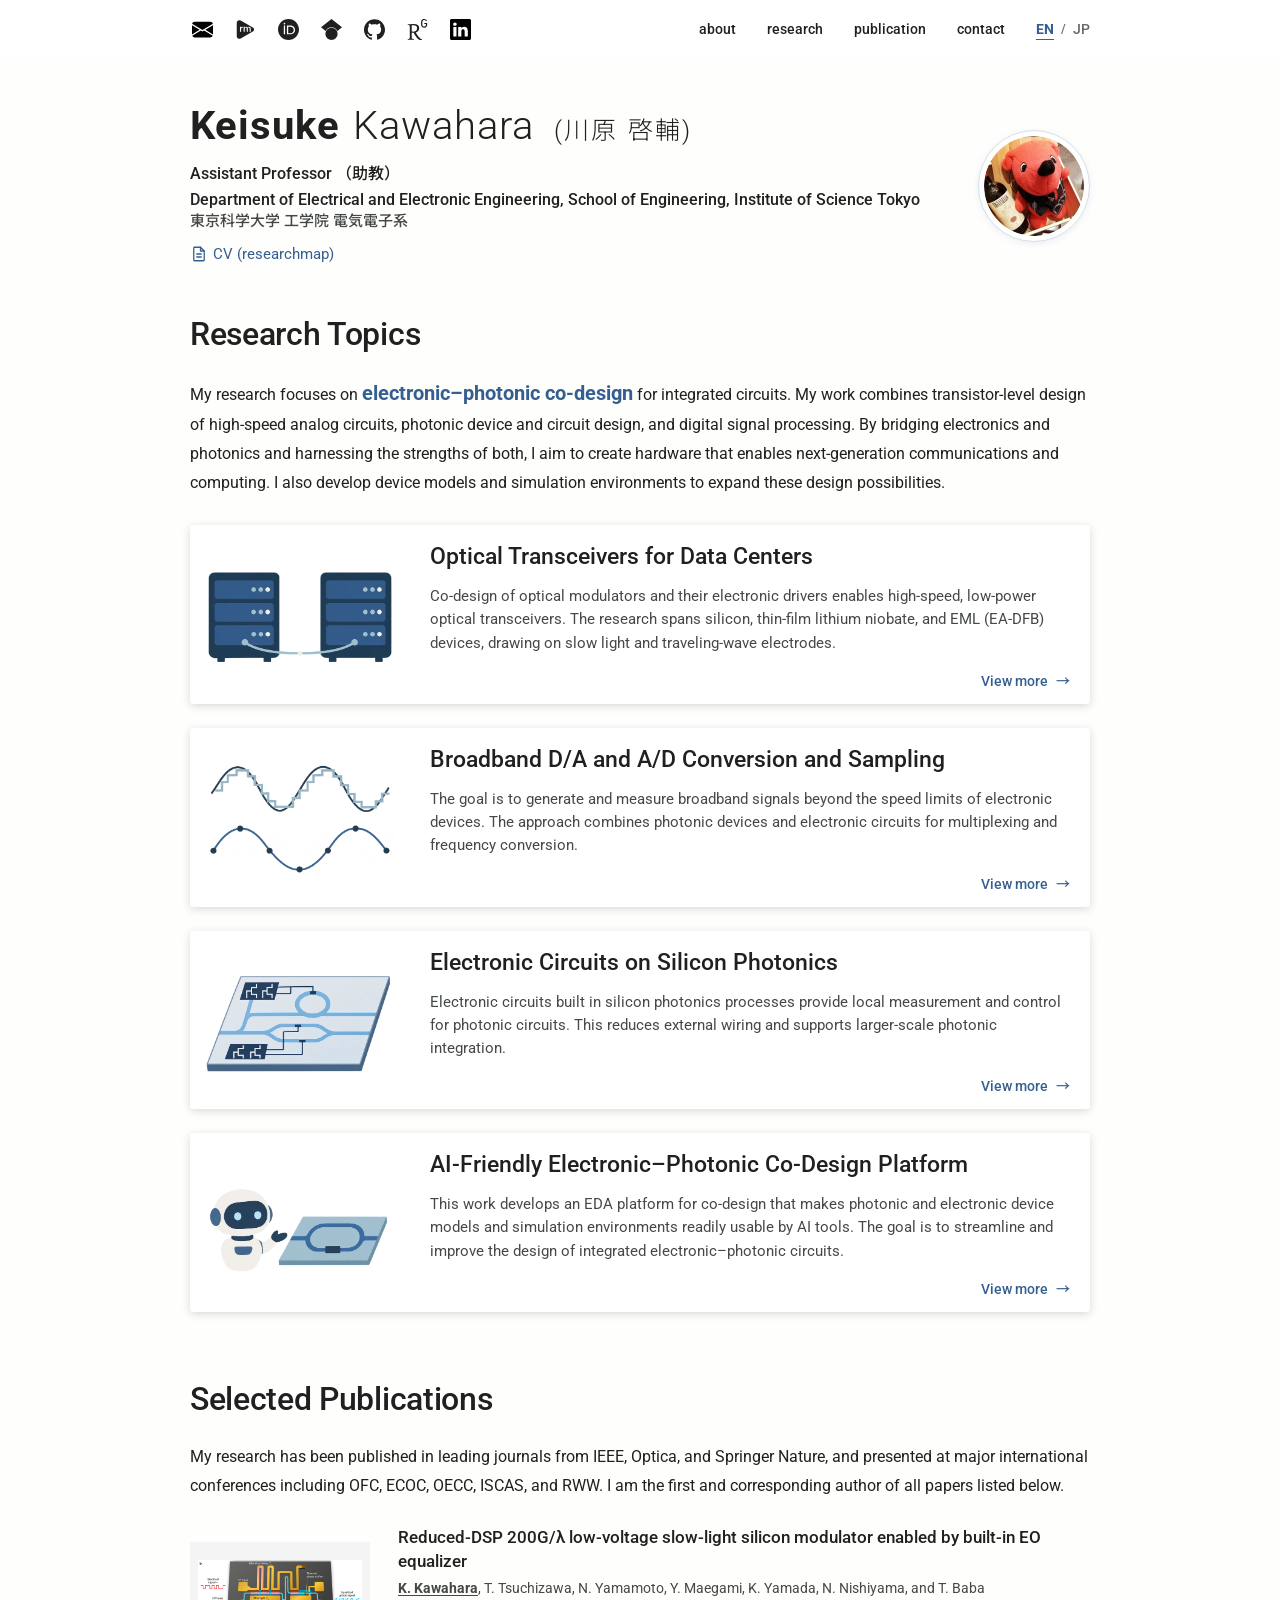
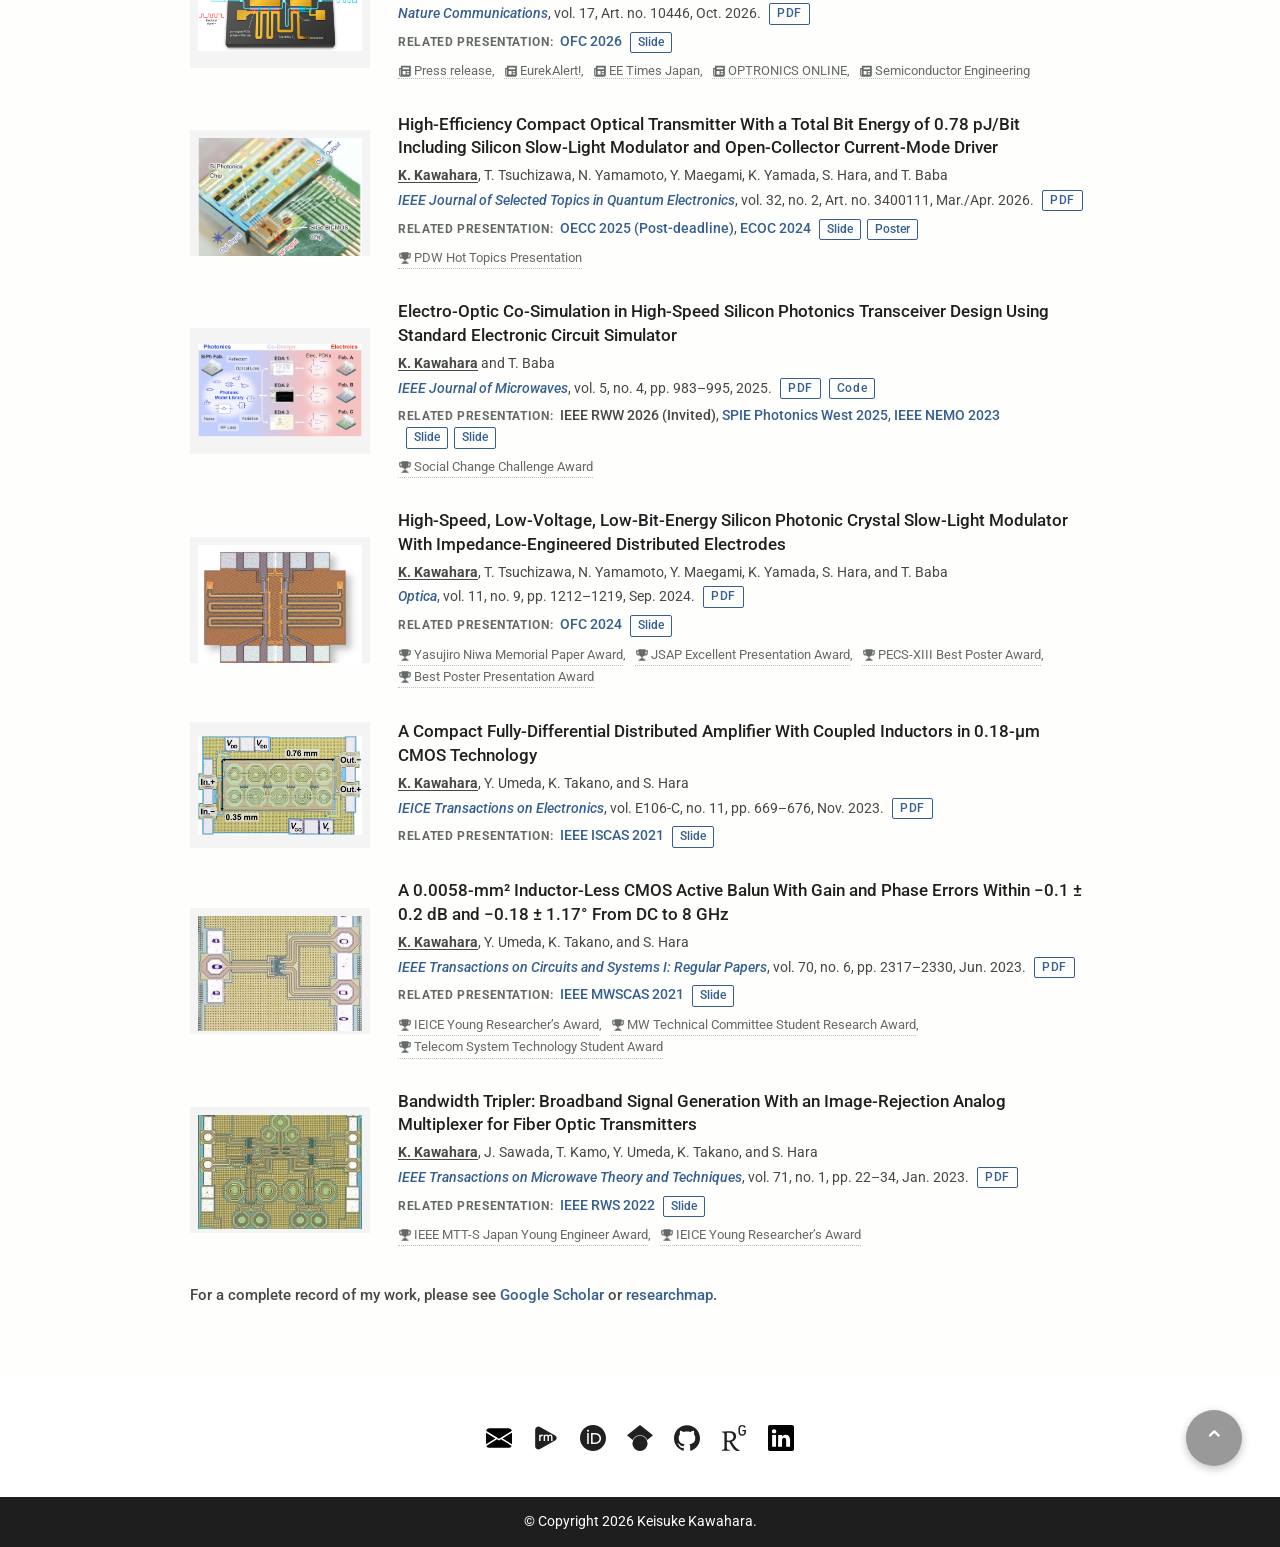
<file: index.html>
<!doctype html>
<html lang="en">
  <head>
    <meta charset="utf-8">
    <meta name="viewport" content="width=device-width, initial-scale=1">
    <title>Keisuke Kawahara | 川原 啓輔</title>
    <meta name="description" content="Keisuke Kawahara is an Assistant Professor at the Institute of Science Tokyo. His research interests include electronic and photonic integrated circuits.">
    <link rel="icon" href="assets/favicon.svg">
    <meta property="og:type" content="website">
    <meta property="og:title" content="Keisuke Kawahara | 川原 啓輔">
    <meta property="og:description" content="Electronic and Photonic Integrated Circuits">
    <meta property="og:image" content="assets/og.png">
    <link rel="preconnect" href="https://fonts.googleapis.com">
    <link rel="preconnect" href="https://fonts.gstatic.com" crossorigin>
    <link href="https://fonts.googleapis.com/css2?family=Noto+Sans+JP:wght@300;400;500;700&amp;family=Roboto:wght@300;400;500;700&amp;display=swap" rel="stylesheet">
    <link rel="stylesheet" href="styles.css?v=20261113c">
    <script src="script.js?v=20261113d" defer></script>
  </head>
  <body>
    <header class="site-header">
      <div class="header-inner">
        <div class="profile-links" aria-label="External profiles">
          <a href="mailto:keisuke@ieee.org" aria-label="Email" title="Email"><img src="assets/icons/email.svg" alt=""></a>
          <a href="https://researchmap.jp/keisuke-kawahara" target="_blank" rel="noreferrer" aria-label="researchmap" title="researchmap"><img class="researchmap-icon" src="assets/icons/researchmap.svg" alt=""></a>
          <a href="https://orcid.org/0000-0003-1542-057X" target="_blank" rel="noreferrer" aria-label="ORCID" title="ORCID"><img src="assets/icons/orcid.svg" alt=""></a>
          <a href="https://scholar.google.com/citations?user=eH2LIUoAAAAJ&amp;hl" target="_blank" rel="noreferrer" aria-label="Google Scholar" title="Google Scholar"><img src="assets/icons/google-scholar.svg" alt=""></a>
          <a href="https://github.com/keikawa" target="_blank" rel="noreferrer" aria-label="GitHub" title="GitHub"><img src="assets/icons/github.svg" alt=""></a>
          <a href="https://www.researchgate.net/profile/Keisuke-Kawahara-3?ev=prf_overview" target="_blank" rel="noreferrer" aria-label="ResearchGate" title="ResearchGate"><img src="assets/icons/researchgate.svg" alt=""></a>
          <a href="https://www.linkedin.com/in/keisuke-kawahara-2b6464369/" target="_blank" rel="noreferrer" aria-label="LinkedIn" title="LinkedIn"><img src="assets/icons/linkedin.svg" alt=""></a>
        </div>
        <button class="menu-toggle" type="button" aria-controls="site-nav" aria-expanded="false" aria-label="Open menu"><span></span><span></span><span></span></button>
        <nav class="site-nav" id="site-nav" aria-label="Primary navigation">
          <a href="#about" data-en="about" data-ja="プロフィール">about</a>
          <a href="#topics" data-en="research" data-ja="研究テーマ">research</a>
          <a href="#research" data-en="publication" data-ja="研究成果">publication</a>
          <a href="#contact" data-en="contact" data-ja="連絡先">contact</a>
          <div class="language-switch" role="group" aria-label="Language">
            <a href="?lang=en" lang="en" data-language="en" aria-current="true">EN</a>
            <span aria-hidden="true">/</span>
            <a href="?lang=ja" lang="ja" data-language="ja">JP</a>
          </div>
        </nav>
      </div>
    </header>

    <main class="page-shell">
      <section class="about" id="about">
        <img class="profile-avatar" src="assets/profile-chi-ba-kun.png" alt="チーバくんのぬいぐるみ / Chi-ba-kun plush toy" width="400" height="400">
        <h1 lang="en"><strong>Keisuke</strong> Kawahara <span lang="ja">(川原 啓輔)</span></h1>
        <div class="affiliation">
          <p lang="en">Assistant Professor <span lang="ja">（助教）</span></p>
          <p lang="en">Department of Electrical and Electronic Engineering, School of Engineering, Institute of Science Tokyo</p>
          <p lang="ja">東京科学大学 工学院 電気電子系</p>
          <a class="cv-link" href="https://researchmap.jp/keisuke-kawahara" target="_blank" rel="noreferrer">
            <svg viewBox="0 0 24 24" fill="none" stroke="currentColor" stroke-width="1.7" stroke-linecap="round" stroke-linejoin="round" aria-hidden="true" focusable="false"><path d="M14 3H6a1 1 0 0 0-1 1v16a1 1 0 0 0 1 1h12a1 1 0 0 0 1-1V8Z"/><path d="M14 3v5h5M9 12h6M9 16h6"/></svg>
            <span data-en="CV (researchmap)" data-ja="経歴（researchmap）">CV (researchmap)</span>
          </a>
        </div>
      </section>

      <section class="section topics-section" id="topics">
        <h2 data-en="Research Topics" data-ja="研究テーマ">Research Topics</h2>
        <p class="topics-intro"><span data-en="My research focuses on " data-ja="光と電子の設計を結びつける「">My research focuses on </span><strong data-en="electronic–photonic co-design" data-ja="光電協調設計">electronic–photonic co-design</strong><span data-en=" for integrated circuits. My work combines transistor-level design of high-speed analog circuits, photonic device and circuit design, and digital signal processing. By bridging electronics and photonics and harnessing the strengths of both, I aim to create hardware that enables next-generation communications and computing. I also develop device models and simulation environments to expand these design possibilities." data-ja="」を軸に、集積回路の研究に取り組んでいます。高速アナログ回路のトランジスタレベル設計、光デバイス・光回路設計、デジタル信号処理を技術基盤に、光と電子の境界を越え、それぞれの力を最大限に引き出すことで、次世代の通信と計算を切り拓くハードウェアの実現を目指しています。こうした設計の可能性を広げるため、デバイスモデルやシミュレーション環境の開発にも取り組んでいます。"> for integrated circuits. My work combines transistor-level design of high-speed analog circuits, photonic device and circuit design, and digital signal processing. By bridging electronics and photonics and harnessing the strengths of both, I aim to create hardware that enables next-generation communications and computing. I also develop device models and simulation environments to expand these design possibilities.</span></p>
        <div class="topic-list">
          <a class="topic-card" href="topics/optical-transceivers.html" data-keep-language aria-labelledby="topic-1">
            <div class="topic-visual" aria-hidden="true"><img src="assets/topics/optical-transceivers-v2.webp" alt="" width="660" height="495"></div>
            <div class="topic-content">
              <h3 id="topic-1" data-en="Optical Transceivers for Data Centers" data-ja="データセンター向け大容量光トランシーバ">Optical Transceivers for Data Centers</h3>
              <small data-en="Co-design of optical modulators and their electronic drivers enables high-speed, low-power optical transceivers. The research spans silicon, thin-film lithium niobate, and EML (EA-DFB) devices, drawing on slow light and traveling-wave electrodes." data-ja="シリコン、薄膜LN、EML（EA-DFB）などの光変調器と駆動電子回路を一体的に設計し、スローライトや進行波電極を活用することで、高速かつ低消費電力な光トランシーバを実現します。">Co-design of optical modulators and their electronic drivers enables high-speed, low-power optical transceivers. The research spans silicon, thin-film lithium niobate, and EML (EA-DFB) devices, drawing on slow light and traveling-wave electrodes.</small>
              <span class="topic-more" lang="en">View more <span aria-hidden="true">→</span></span>
            </div>
          </a>
          <a class="topic-card" href="topics/broadband-conversion.html" data-keep-language aria-labelledby="topic-2">
            <div class="topic-visual" aria-hidden="true"><img src="assets/topics/broadband-conversion-v2.webp" alt="" width="660" height="495"></div>
            <div class="topic-content">
              <h3 id="topic-2" data-en="Broadband D/A and A/D Conversion and Sampling" data-ja="超広帯域DA/AD変換・波形サンプリング">Broadband D/A and A/D Conversion and Sampling</h3>
              <small data-en="The goal is to generate and measure broadband signals beyond the speed limits of electronic devices. The approach combines photonic devices and electronic circuits for multiplexing and frequency conversion." data-ja="光デバイスと電子回路を組み合わせた多重化や周波数変換により、電子デバイスの速度限界を超える広帯域信号の生成・計測を目指します。">The goal is to generate and measure broadband signals beyond the speed limits of electronic devices. The approach combines photonic devices and electronic circuits for multiplexing and frequency conversion.</small>
              <span class="topic-more" lang="en">View more <span aria-hidden="true">→</span></span>
            </div>
          </a>
          <a class="topic-card" href="topics/silicon-photonics-electronics.html" data-keep-language aria-labelledby="topic-3">
            <div class="topic-visual" aria-hidden="true"><img src="assets/topics/silicon-photonics-electronics.webp" alt="" width="660" height="495"></div>
            <div class="topic-content">
              <h3 id="topic-3" data-en="Electronic Circuits on Silicon Photonics" data-ja="シリコンフォトニクス上の電子回路">Electronic Circuits on Silicon Photonics</h3>
              <small data-en="Electronic circuits built in silicon photonics processes provide local measurement and control for photonic circuits. This reduces external wiring and supports larger-scale photonic integration." data-ja="シリコンフォトニクスの製造プロセスで電子回路を実現し、光回路の近傍での計測・制御を可能にすることで、外部との配線を減らし、光集積回路の大規模化につなげます。">Electronic circuits built in silicon photonics processes provide local measurement and control for photonic circuits. This reduces external wiring and supports larger-scale photonic integration.</small>
              <span class="topic-more" lang="en">View more <span aria-hidden="true">→</span></span>
            </div>
          </a>
          <a class="topic-card" href="topics/ai-codesign.html" data-keep-language aria-labelledby="topic-4">
            <div class="topic-visual" aria-hidden="true"><img src="assets/topics/ai-codesign-v2.webp" alt="" width="660" height="495"></div>
            <div class="topic-content">
              <h3 id="topic-4" data-en="AI-Friendly Electronic–Photonic Co-Design Platform" data-ja="AIフレンドリーな光電協調設計基盤">AI-Friendly Electronic–Photonic Co-Design Platform</h3>
              <small data-en="This work develops an EDA platform for co-design that makes photonic and electronic device models and simulation environments readily usable by AI tools. The goal is to streamline and improve the design of integrated electronic–photonic circuits." data-ja="光・電子デバイスのモデルやシミュレーション環境をAIが扱いやすい形に整え、光電融合集積回路の設計を効率化・高度化するEDA基盤を構築します。">This work develops an EDA platform for co-design that makes photonic and electronic device models and simulation environments readily usable by AI tools. The goal is to streamline and improve the design of integrated electronic–photonic circuits.</small>
              <span class="topic-more" lang="en">View more <span aria-hidden="true">→</span></span>
            </div>
          </a>
        </div>
      </section>

      <section class="section selected-research" id="research">
        <h2 data-en="Selected Publications" data-ja="主な研究成果">Selected Publications</h2>
        <p class="publications-intro" data-en="My research has been published in leading journals from IEEE, Optica, and Springer Nature, and presented at major international conferences including OFC, ECOC, OECC, ISCAS, and RWW. I am the first and corresponding author of all papers listed below." data-ja="研究成果を、IEEE、Optica、Springer Natureなどが刊行する主要学術誌、およびOFC、ECOC、OECC、ISCAS、RWWなどの各分野を代表する国際会議で発表しています。以下に、筆頭・責任著者として発表した論文を紹介します。">My research has been published in leading journals from IEEE, Optica, and Springer Nature, and presented at major international conferences including OFC, ECOC, OECC, ISCAS, and RWW. I am the first and corresponding author of all papers listed below.</p>
        <div class="research-list">
          <article class="research-item">
            <div class="research-image"><img src="assets/research/eo-equalizer-structure.png" alt="Schematic structure of the slow-light silicon modulator with a built-in electro-optic equalizer"></div>
            <div class="research-body">
              <h3>Reduced-DSP 200G/λ low-voltage slow-light silicon modulator enabled by built-in EO equalizer</h3>
              <p class="research-authors" lang="en"><strong>K. Kawahara</strong>, T. Tsuchizawa, N. Yamamoto, Y. Maegami, K. Yamada, N. Nishiyama, and T. Baba</p>
              <p class="research-citation"><a class="journal-link" href="https://doi.org/10.1038/s41467-026-78128-1" target="_blank" rel="noreferrer"><em>Nature Communications</em></a>, vol. 17, Art. no. 10446, Oct. 2026. <a class="pdf-button" href="assets/papers/2026-eo-equalizer-slow-light-modulator.pdf" target="_blank" rel="noreferrer">PDF</a></p>
              <p class="conference-links"><span class="conference-summary"><span class="conference-label">Related presentation:</span> <span class="presentation-entry"><a href="https://opg.optica.org/abstract.cfm?uri=OFC-2026-M2A.5" target="_blank" rel="noreferrer">OFC 2026</a></span></span><span class="presentation-resources"><a class="pdf-button" href="assets/slides/2026-ofc-eo-equalizer.pdf" target="_blank" rel="noreferrer" aria-label="OFC 2026 slides (PDF)">Slide</a></span></p>
              <p class="research-press">
                <a class="press-link" href="https://www.isct.ac.jp/en/news/vsmnffn1gr7j" data-href-en="https://www.isct.ac.jp/en/news/vsmnffn1gr7j" data-href-ja="https://www.isct.ac.jp/ja/news/6g6ouecyed3j" target="_blank" rel="noreferrer"><svg class="press-icon" viewBox="0 0 24 24" aria-hidden="true" focusable="false"><path fill-rule="evenodd" d="M5 3h17v16a3 3 0 0 1-3 3H5a3 3 0 0 1-3-3V7h3V3ZM5 9H4v10a1 1 0 0 0 1 1V9Zm3-3v3h11V6H8Zm0 6v6h5v-6H8Zm7 0v2h4v-2h-4Zm0 4v2h4v-2h-4Z"/></svg><span data-en="Press release" data-ja="プレスリリース">Press release</span></a>,
                <a class="press-link" href="https://www.eurekalert.org/news-releases/1150586" target="_blank" rel="noreferrer"><svg class="press-icon" viewBox="0 0 24 24" aria-hidden="true" focusable="false"><path fill-rule="evenodd" d="M5 3h17v16a3 3 0 0 1-3 3H5a3 3 0 0 1-3-3V7h3V3ZM5 9H4v10a1 1 0 0 0 1 1V9Zm3-3v3h11V6H8Zm0 6v6h5v-6H8Zm7 0v2h4v-2h-4Zm0 4v2h4v-2h-4Z"/></svg>EurekAlert!</a>,
                <a class="press-link" href="https://eetimes.itmedia.co.jp/ee/articles/2610/28/news025.html" target="_blank" rel="noreferrer"><svg class="press-icon" viewBox="0 0 24 24" aria-hidden="true" focusable="false"><path fill-rule="evenodd" d="M5 3h17v16a3 3 0 0 1-3 3H5a3 3 0 0 1-3-3V7h3V3ZM5 9H4v10a1 1 0 0 0 1 1V9Zm3-3v3h11V6H8Zm0 6v6h5v-6H8Zm7 0v2h4v-2h-4Zm0 4v2h4v-2h-4Z"/></svg>EE Times Japan</a>,
                <a class="press-link" href="https://optronics-media.com/news/20261027/113500/" target="_blank" rel="noreferrer"><svg class="press-icon" viewBox="0 0 24 24" aria-hidden="true" focusable="false"><path fill-rule="evenodd" d="M5 3h17v16a3 3 0 0 1-3 3H5a3 3 0 0 1-3-3V7h3V3ZM5 9H4v10a1 1 0 0 0 1 1V9Zm3-3v3h11V6H8Zm0 6v6h5v-6H8Zm7 0v2h4v-2h-4Zm0 4v2h4v-2h-4Z"/></svg>OPTRONICS ONLINE</a>,
                <a class="press-link" href="https://semiengineering.com/silicon-photonic-modulator-reaches-200-gb-s-pam4-with-reduced-dsp-science-tokyo-yokohama-aist-petra/" target="_blank" rel="noreferrer"><svg class="press-icon" viewBox="0 0 24 24" aria-hidden="true" focusable="false"><path fill-rule="evenodd" d="M5 3h17v16a3 3 0 0 1-3 3H5a3 3 0 0 1-3-3V7h3V3ZM5 9H4v10a1 1 0 0 0 1 1V9Zm3-3v3h11V6H8Zm0 6v6h5v-6H8Zm7 0v2h4v-2h-4Zm0 4v2h4v-2h-4Z"/></svg>Semiconductor Engineering</a>
              </p>
            </div>
          </article>

          <article class="research-item">
            <div class="research-image"><img src="assets/research/compact-transmitter-package.jpg" alt="Co-packaged silicon photonic modulator and electronic driver"></div>
            <div class="research-body">
              <h3>High-Efficiency Compact Optical Transmitter With a Total Bit Energy of 0.78 pJ/Bit Including Silicon Slow-Light Modulator and Open-Collector Current-Mode Driver</h3>
              <p class="research-authors" lang="en"><strong>K. Kawahara</strong>, T. Tsuchizawa, N. Yamamoto, Y. Maegami, K. Yamada, S. Hara, and T. Baba</p>
              <p class="research-citation"><a class="journal-link" href="https://doi.org/10.1109/JSTQE.2025.3640645" target="_blank" rel="noreferrer"><em>IEEE Journal of Selected Topics in Quantum Electronics</em></a>, vol. 32, no. 2, Art. no. 3400111, Mar./Apr. 2026. <a class="pdf-button" href="assets/papers/2026-compact-optical-transmitter.pdf" target="_blank" rel="noreferrer">PDF</a></p>
              <p class="conference-links"><span class="conference-summary"><span class="conference-label">Related presentation:</span> <span class="presentation-entry"><a href="https://doi.org/10.23919/OECC/PSC62146.2025.11110745" target="_blank" rel="noreferrer">OECC 2025 (Post-deadline)</a></span>, <span class="presentation-entry"><a href="https://ieeexplore.ieee.org/document/10926330" target="_blank" rel="noreferrer">ECOC 2024</a></span></span><span class="presentation-resources"><a class="pdf-button" href="assets/slides/2025-oecc-compact-transmitter.pdf" target="_blank" rel="noreferrer" aria-label="OECC 2025 post-deadline slides (PDF)">Slide</a> <a class="pdf-button" href="assets/slides/2024-ecoc-compact-transmitter-poster.pdf" target="_blank" rel="noreferrer" aria-label="ECOC 2024 poster (PDF, 34 MB)" title="PDF · 34 MB">Poster</a></span></p>
              <p class="research-awards"><button class="award-link" type="button" data-image="assets/awards/pdw-hot-topics-2025.jpg" data-title="PDW Hot Topics Presentation" data-title-ja="PDWホットトピックス講演" data-year="2025">PDW Hot Topics Presentation</button></p>
            </div>
          </article>

          <article class="research-item">
            <div class="research-image"><img src="assets/research/electro-optic-co-design.png" alt="Electronics-photonics co-design workflow used for electro-optic co-simulation"></div>
            <div class="research-body">
              <h3>Electro-Optic Co-Simulation in High-Speed Silicon Photonics Transceiver Design Using Standard Electronic Circuit Simulator</h3>
              <p class="research-authors" lang="en"><strong>K. Kawahara</strong> and T. Baba</p>
              <p class="research-citation"><a class="journal-link" href="https://doi.org/10.1109/JMW.2025.3576358" target="_blank" rel="noreferrer"><em>IEEE Journal of Microwaves</em></a>, vol. 5, no. 4, pp. 983–995, 2025. <a class="pdf-button" href="assets/papers/2025-electro-optic-co-simulation.pdf" target="_blank" rel="noreferrer">PDF</a> <a class="pdf-button" href="https://github.com/keikawa/Verilog-A-photonic-model-library" target="_blank" rel="noreferrer" title="Verilog-A photonic model library on GitHub">Code</a></p>
              <p class="conference-links"><span class="conference-summary"><span class="conference-label">Related presentation:</span> <span class="presentation-entry">IEEE RWW 2026 (Invited)</span>, <span class="presentation-entry"><a href="https://doi.org/10.1117/12.3043996" target="_blank" rel="noreferrer">SPIE Photonics West 2025</a></span>, <span class="presentation-entry"><a href="https://doi.org/10.1109/NEMO56117.2023.10202301" target="_blank" rel="noreferrer">IEEE NEMO 2023</a></span></span><span class="presentation-resources"><a class="pdf-button" href="assets/slides/2026-rww-electro-optic-co-simulation.pdf" target="_blank" rel="noreferrer" aria-label="IEEE RWW 2026 invited presentation slides (PDF)">Slide</a> <a class="pdf-button" href="assets/slides/2023-nemo-electro-optic-co-simulation.pdf" target="_blank" rel="noreferrer" aria-label="IEEE NEMO 2023 slides (PDF)">Slide</a></span></p>
              <p class="research-awards"><button class="award-link" type="button" data-image="assets/awards/social-change-challenge-2025.jpg" data-title="Social Change Challenge Award" data-title-ja="社会変革チャレンジ賞" data-year="2025">Social Change Challenge Award</button></p>
            </div>
          </article>

          <article class="research-item">
            <div class="research-image"><img src="assets/research/slow-light-modulator.jpg" alt="Silicon photonic crystal slow-light optical modulator"></div>
            <div class="research-body">
              <h3>High-Speed, Low-Voltage, Low-Bit-Energy Silicon Photonic Crystal Slow-Light Modulator With Impedance-Engineered Distributed Electrodes</h3>
              <p class="research-authors" lang="en"><strong>K. Kawahara</strong>, T. Tsuchizawa, N. Yamamoto, Y. Maegami, K. Yamada, S. Hara, and T. Baba</p>
              <p class="research-citation"><a class="journal-link" href="https://doi.org/10.1364/OPTICA.531372" target="_blank" rel="noreferrer"><em>Optica</em></a>, vol. 11, no. 9, pp. 1212–1219, Sep. 2024. <a class="pdf-button" href="assets/papers/2024-slow-light-modulator.pdf" target="_blank" rel="noreferrer">PDF</a></p>
              <p class="conference-links"><span class="conference-summary"><span class="conference-label">Related presentation:</span> <span class="presentation-entry"><a href="https://opg.optica.org/abstract.cfm?uri=ofc-2024-M2D.5" target="_blank" rel="noreferrer">OFC 2024</a></span></span><span class="presentation-resources"><a class="pdf-button" href="assets/slides/2024-ofc-slow-light-modulator.pdf" target="_blank" rel="noreferrer" aria-label="OFC 2024 slides (PDF)">Slide</a></span></p>
              <p class="research-awards">
                <button class="award-link" type="button" data-image="assets/awards/niwa-yasujiro-paper-award-2025.jpg" data-title="Yasujiro Niwa Memorial Paper Award" data-title-ja="丹羽保次郎記念論文賞" data-year="2025">Yasujiro Niwa Memorial Paper Award</button>,
                <button class="award-link" type="button" data-image="assets/awards/jsap-presentation-award-2024.jpg" data-title="JSAP Excellent Presentation Award" data-title-ja="応用物理学会 講演奨励賞" data-year="2024">JSAP Excellent Presentation Award</button>,
                <button class="award-link" type="button" data-image="assets/awards/pecs-best-poster.jpg" data-title="PECS-XIII Best Poster Award" data-title-ja="PECS-XIII Best Poster Award" data-year="2023">PECS-XIII Best Poster Award</button>,
                <button class="award-link" type="button" data-image="assets/awards/optcomm-best-poster-2022.jpg" data-title="Best Poster Presentation Award" data-title-ja="光通信研究会 Best Poster Presentation Award" data-year="2022">Best Poster Presentation Award</button>
              </p>
            </div>
          </article>

          <article class="research-item">
            <div class="research-image"><img src="assets/research/distributed-amplifier.jpg" alt="Micrograph of the compact fully-differential distributed amplifier with coupled inductors"></div>
            <div class="research-body">
              <h3>A Compact Fully-Differential Distributed Amplifier With Coupled Inductors in 0.18-µm CMOS Technology</h3>
              <p class="research-authors" lang="en"><strong>K. Kawahara</strong>, Y. Umeda, K. Takano, and S. Hara</p>
              <p class="research-citation"><a class="journal-link" href="https://doi.org/10.1587/transele.2023MMP0006" target="_blank" rel="noreferrer"><em>IEICE Transactions on Electronics</em></a>, vol. E106-C, no. 11, pp. 669–676, Nov. 2023. <a class="pdf-button" href="assets/papers/2023-distributed-amplifier.pdf" target="_blank" rel="noreferrer">PDF</a></p>
              <p class="conference-links"><span class="conference-summary"><span class="conference-label">Related presentation:</span> <span class="presentation-entry"><a href="https://doi.org/10.1109/ISCAS51556.2021.9401302" target="_blank" rel="noreferrer">IEEE ISCAS 2021</a></span></span><span class="presentation-resources"><a class="pdf-button" href="assets/slides/2021-iscas-distributed-amplifier.pdf" target="_blank" rel="noreferrer" aria-label="IEEE ISCAS 2021 slides (PDF)">Slide</a></span></p>
            </div>
          </article>

          <article class="research-item">
            <div class="research-image"><img src="assets/research/active-balun.jpg" alt="Chip micrograph of the fabricated inductor-less CMOS active balun"></div>
            <div class="research-body">
              <h3>A 0.0058-mm² Inductor-Less CMOS Active Balun With Gain and Phase Errors Within −0.1 ± 0.2 dB and −0.18 ± 1.17° From DC to 8 GHz</h3>
              <p class="research-authors" lang="en"><strong>K. Kawahara</strong>, Y. Umeda, K. Takano, and S. Hara</p>
              <p class="research-citation"><a class="journal-link" href="https://doi.org/10.1109/TCSI.2023.3257089" target="_blank" rel="noreferrer"><em>IEEE Transactions on Circuits and Systems I: Regular Papers</em></a>, vol. 70, no. 6, pp. 2317–2330, Jun. 2023. <a class="pdf-button" href="assets/papers/2023-active-balun-author-manuscript.pdf" target="_blank" rel="noreferrer" title="Author manuscript">PDF</a></p>
              <p class="conference-links"><span class="conference-summary"><span class="conference-label">Related presentation:</span> <span class="presentation-entry"><a href="https://doi.org/10.1109/MWSCAS47672.2021.9531759" target="_blank" rel="noreferrer">IEEE MWSCAS 2021</a></span></span><span class="presentation-resources"><a class="pdf-button" href="assets/slides/2021-mwscas-active-balun.pdf" target="_blank" rel="noreferrer" aria-label="IEEE MWSCAS 2021 slides (PDF)">Slide</a></span></p>
              <p class="research-awards">
                <button class="award-link" type="button" data-image="assets/awards/ieice-academic-encouragement-2022.jpg" data-title="IEICE Young Researcher’s Award" data-title-ja="電子情報通信学会 学術奨励賞" data-year="2022">IEICE Young Researcher’s Award</button>,
                <button class="award-link" type="button" data-image="assets/awards/mw-student-presentation-award-2022.jpg" data-title="MW Technical Committee Student Research Award" data-title-ja="MW研究会 学生研究優秀発表賞" data-year="2022">MW Technical Committee Student Research Award</button>,
                <button class="award-link" type="button" data-image="assets/awards/telecom-system-technology-student-award-2024.png" data-title="Telecom System Technology Student Award" data-title-ja="電気通信普及財団賞 テレコムシステム技術学生賞" data-year="2024">Telecom System Technology Student Award</button>
              </p>
            </div>
          </article>

          <article class="research-item">
            <div class="research-image"><img src="assets/research/analog-integrated-circuits.jpg" alt="Chip micrograph of the image-rejection analog multiplexer"></div>
            <div class="research-body">
              <h3>Bandwidth Tripler: Broadband Signal Generation With an Image-Rejection Analog Multiplexer for Fiber Optic Transmitters</h3>
              <p class="research-authors" lang="en"><strong>K. Kawahara</strong>, J. Sawada, T. Kamo, Y. Umeda, K. Takano, and S. Hara</p>
              <p class="research-citation"><a class="journal-link" href="https://doi.org/10.1109/TMTT.2022.3190480" target="_blank" rel="noreferrer"><em>IEEE Transactions on Microwave Theory and Techniques</em></a>, vol. 71, no. 1, pp. 22–34, Jan. 2023. <a class="pdf-button" href="assets/papers/2023-bandwidth-tripler-author-manuscript.pdf" target="_blank" rel="noreferrer" title="Author manuscript">PDF</a></p>
              <p class="conference-links"><span class="conference-summary"><span class="conference-label">Related presentation:</span> <span class="presentation-entry"><a href="https://doi.org/10.1109/RWS53089.2022.9719979" target="_blank" rel="noreferrer">IEEE RWS 2022</a></span></span><span class="presentation-resources"><a class="pdf-button" href="assets/slides/2022-rws-bandwidth-tripler.pdf" target="_blank" rel="noreferrer" aria-label="IEEE RWS 2022 slides (PDF)">Slide</a></span></p>
              <p class="research-awards">
                <button class="award-link" type="button" data-image="assets/awards/mtts-young-engineer-2024.jpg" data-title="IEEE MTT-S Japan Young Engineer Award" data-title-ja="IEEE MTT-S Japan Young Engineer Award" data-year="2024">IEEE MTT-S Japan Young Engineer Award</button>,
                <button class="award-link" type="button" data-image="assets/awards/ieice-academic-encouragement-2022.jpg" data-title="IEICE Young Researcher’s Award" data-title-ja="電子情報通信学会 学術奨励賞" data-year="2022">IEICE Young Researcher’s Award</button>
              </p>
            </div>
          </article>
        </div>

        <p class="all-research"><span data-en="For a complete record of my work, please see " data-ja="すべての業績については、">For a complete record of my work, please see </span><a href="https://scholar.google.com/citations?user=eH2LIUoAAAAJ&amp;hl" target="_blank" rel="noreferrer">Google Scholar</a><span data-en=" or " data-ja="または"> or </span><a href="https://researchmap.jp/keisuke-kawahara" target="_blank" rel="noreferrer">researchmap</a><span data-en="." data-ja="をご覧ください。">.</span></p>
      </section>
    </main>

    <footer class="site-footer" id="contact">
      <div class="footer-upper">
        <div class="footer-social" aria-label="External profiles">
          <a href="mailto:keisuke@ieee.org" aria-label="Email" title="Email"><img src="assets/icons/email.svg" alt=""></a>
          <a href="https://researchmap.jp/keisuke-kawahara" target="_blank" rel="noreferrer" aria-label="researchmap" title="researchmap"><img class="researchmap-icon" src="assets/icons/researchmap.svg" alt=""></a>
          <a href="https://orcid.org/0000-0003-1542-057X" target="_blank" rel="noreferrer" aria-label="ORCID" title="ORCID"><img src="assets/icons/orcid.svg" alt=""></a>
          <a href="https://scholar.google.com/citations?user=eH2LIUoAAAAJ&amp;hl" target="_blank" rel="noreferrer" aria-label="Google Scholar" title="Google Scholar"><img src="assets/icons/google-scholar.svg" alt=""></a>
          <a href="https://github.com/keikawa" target="_blank" rel="noreferrer" aria-label="GitHub" title="GitHub"><img src="assets/icons/github.svg" alt=""></a>
          <a href="https://www.researchgate.net/profile/Keisuke-Kawahara-3?ev=prf_overview" target="_blank" rel="noreferrer" aria-label="ResearchGate" title="ResearchGate"><img src="assets/icons/researchgate.svg" alt=""></a>
          <a href="https://www.linkedin.com/in/keisuke-kawahara-2b6464369/" target="_blank" rel="noreferrer" aria-label="LinkedIn" title="LinkedIn"><img src="assets/icons/linkedin.svg" alt=""></a>
        </div>
        <a class="back-to-top" href="#about" aria-label="Back to top"><span aria-hidden="true">⌃</span></a>
      </div>
      <div class="footer-copyright">© Copyright 2026 Keisuke Kawahara.</div>
    </footer>

    <dialog class="award-dialog" id="award-dialog" aria-labelledby="award-dialog-title">
      <form method="dialog"><button class="dialog-close" type="submit" aria-label="Close certificate">close ×</button></form>
      <img id="award-dialog-image" alt="" hidden>
      <p class="dialog-status" id="award-dialog-status" role="status" hidden></p>
      <p class="dialog-caption"><strong id="award-dialog-title"></strong><span id="award-dialog-year"></span></p>
    </dialog>
  </body>
</html>
</file>
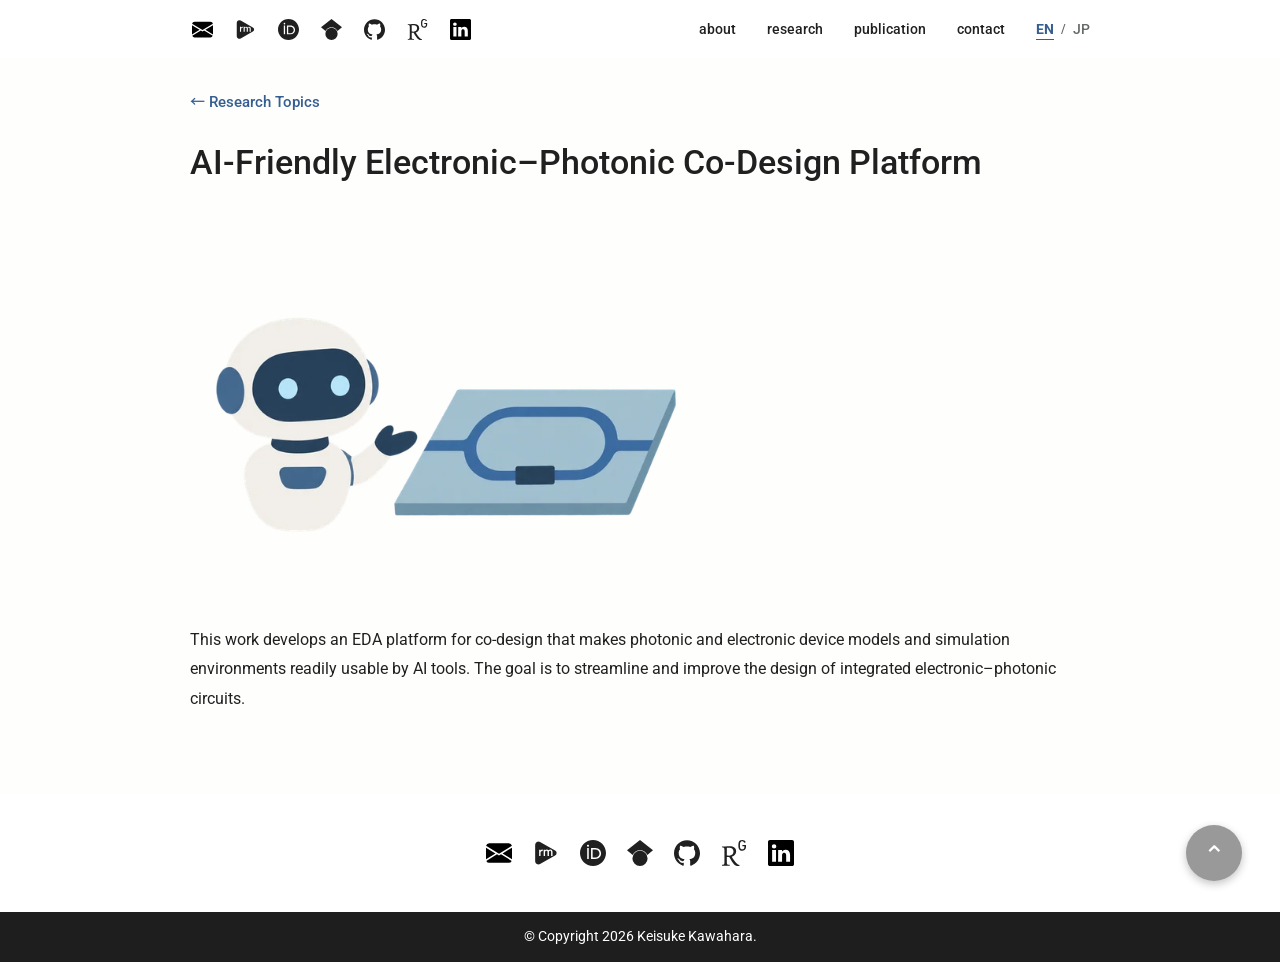
<file: topics/ai-codesign.html>
<!doctype html>
<html lang="en">
  <head>
    <meta charset="utf-8">
    <meta name="viewport" content="width=device-width, initial-scale=1">
    <title>AI-Friendly Electronic–Photonic Co-Design Platform | Keisuke Kawahara</title>
    <meta name="description" content="This work develops a co-design platform that makes photonic and electronic device models and simulation environments readily usable by AI tools. The goal is to streamline and improve the design of integrated electronic–photonic circuits.">
    <link rel="icon" href="../assets/favicon.svg">
    <meta property="og:type" content="website">
    <meta property="og:title" content="AI-Friendly Electronic–Photonic Co-Design Platform">
    <meta property="og:description" content="This work develops a co-design platform that makes photonic and electronic device models and simulation environments readily usable by AI tools. The goal is to streamline and improve the design of integrated electronic–photonic circuits.">
    <meta property="og:image" content="../assets/og.png">
    <link rel="preconnect" href="https://fonts.googleapis.com">
    <link rel="preconnect" href="https://fonts.gstatic.com" crossorigin>
    <link href="https://fonts.googleapis.com/css2?family=Noto+Sans+JP:wght@300;400;500;700&amp;family=Roboto:wght@300;400;500;700&amp;display=swap" rel="stylesheet">
    <link rel="stylesheet" href="../styles.css?v=20261113c">
    <script src="../script.js?v=ac60e61" defer></script>
  </head>
  <body class="topic-page">
    <header class="site-header">
      <div class="header-inner">
        <div class="profile-links" aria-label="External profiles">
          <a href="mailto:keisuke@ieee.org" aria-label="Email" title="Email"><img src="../assets/icons/email.svg" alt=""></a>
          <a href="https://researchmap.jp/keisuke-kawahara" target="_blank" rel="noreferrer" aria-label="researchmap" title="researchmap"><img class="researchmap-icon" src="../assets/icons/researchmap.svg" alt=""></a>
          <a href="https://orcid.org/0000-0003-1542-057X" target="_blank" rel="noreferrer" aria-label="ORCID" title="ORCID"><img src="../assets/icons/orcid.svg" alt=""></a>
          <a href="https://scholar.google.com/citations?user=eH2LIUoAAAAJ&amp;hl" target="_blank" rel="noreferrer" aria-label="Google Scholar" title="Google Scholar"><img src="../assets/icons/google-scholar.svg" alt=""></a>
          <a href="https://github.com/keikawa" target="_blank" rel="noreferrer" aria-label="GitHub" title="GitHub"><img src="../assets/icons/github.svg" alt=""></a>
          <a href="https://www.researchgate.net/profile/Keisuke-Kawahara-3?ev=prf_overview" target="_blank" rel="noreferrer" aria-label="ResearchGate" title="ResearchGate"><img src="../assets/icons/researchgate.svg" alt=""></a>
          <a href="https://www.linkedin.com/in/keisuke-kawahara-2b6464369/" target="_blank" rel="noreferrer" aria-label="LinkedIn" title="LinkedIn"><img src="../assets/icons/linkedin.svg" alt=""></a>
        </div>
        <button class="menu-toggle" type="button" aria-controls="site-nav" aria-expanded="false" aria-label="Open menu"><span></span><span></span><span></span></button>
        <nav class="site-nav" id="site-nav" aria-label="Primary navigation">
          <a data-keep-language href="../index.html#about" data-en="about" data-ja="プロフィール">about</a>
          <a data-keep-language href="../index.html#topics" data-en="research" data-ja="研究テーマ">research</a>
          <a data-keep-language href="../index.html#research" data-en="publication" data-ja="研究成果">publication</a>
          <a href="#contact" data-en="contact" data-ja="連絡先">contact</a>
          <div class="language-switch" role="group" aria-label="Language">
            <a href="?lang=en" lang="en" data-language="en" aria-current="true">EN</a>
            <span aria-hidden="true">/</span>
            <a href="?lang=ja" lang="ja" data-language="ja">JP</a>
          </div>
        </nav>
      </div>
    </header>

    <main class="page-shell">
      <section class="topic-detail" id="top">
        <a class="topic-back" data-keep-language href="../index.html#topics" data-en="← Research Topics" data-ja="← 研究テーマ一覧へ">← Research Topics</a>
        <h1 data-en="AI-Friendly Electronic–Photonic Co-Design Platform" data-ja="AIフレンドリーな光電協調設計基盤">AI-Friendly Electronic–Photonic Co-Design Platform</h1>
        <img class="topic-detail-image" src="../assets/topics/ai-codesign-v2.webp" alt="AI-Friendly Electronic–Photonic Co-Design Platform" width="660" height="495">
        <p class="topic-detail-summary" data-en="This work develops an EDA platform for co-design that makes photonic and electronic device models and simulation environments readily usable by AI tools. The goal is to streamline and improve the design of integrated electronic–photonic circuits." data-ja="光・電子デバイスのモデルやシミュレーション環境をAIが扱いやすい形に整え、光電融合集積回路の設計を効率化・高度化するEDA基盤を構築します。">This work develops an EDA platform for co-design that makes photonic and electronic device models and simulation environments readily usable by AI tools. The goal is to streamline and improve the design of integrated electronic–photonic circuits.</p>
        <!-- Add the detailed content for this topic here when it is ready. -->
      </section>
    </main>

    <footer class="site-footer" id="contact">
      <div class="footer-upper">
        <div class="footer-social" aria-label="External profiles">
          <a href="mailto:keisuke@ieee.org" aria-label="Email" title="Email"><img src="../assets/icons/email.svg" alt=""></a>
          <a href="https://researchmap.jp/keisuke-kawahara" target="_blank" rel="noreferrer" aria-label="researchmap" title="researchmap"><img class="researchmap-icon" src="../assets/icons/researchmap.svg" alt=""></a>
          <a href="https://orcid.org/0000-0003-1542-057X" target="_blank" rel="noreferrer" aria-label="ORCID" title="ORCID"><img src="../assets/icons/orcid.svg" alt=""></a>
          <a href="https://scholar.google.com/citations?user=eH2LIUoAAAAJ&amp;hl" target="_blank" rel="noreferrer" aria-label="Google Scholar" title="Google Scholar"><img src="../assets/icons/google-scholar.svg" alt=""></a>
          <a href="https://github.com/keikawa" target="_blank" rel="noreferrer" aria-label="GitHub" title="GitHub"><img src="../assets/icons/github.svg" alt=""></a>
          <a href="https://www.researchgate.net/profile/Keisuke-Kawahara-3?ev=prf_overview" target="_blank" rel="noreferrer" aria-label="ResearchGate" title="ResearchGate"><img src="../assets/icons/researchgate.svg" alt=""></a>
          <a href="https://www.linkedin.com/in/keisuke-kawahara-2b6464369/" target="_blank" rel="noreferrer" aria-label="LinkedIn" title="LinkedIn"><img src="../assets/icons/linkedin.svg" alt=""></a>
        </div>
        <a class="back-to-top" href="#top" aria-label="Back to top"><span aria-hidden="true">⌃</span></a>
      </div>
      <div class="footer-copyright">© Copyright 2026 Keisuke Kawahara.</div>
    </footer>
  </body>
</html>
</file>
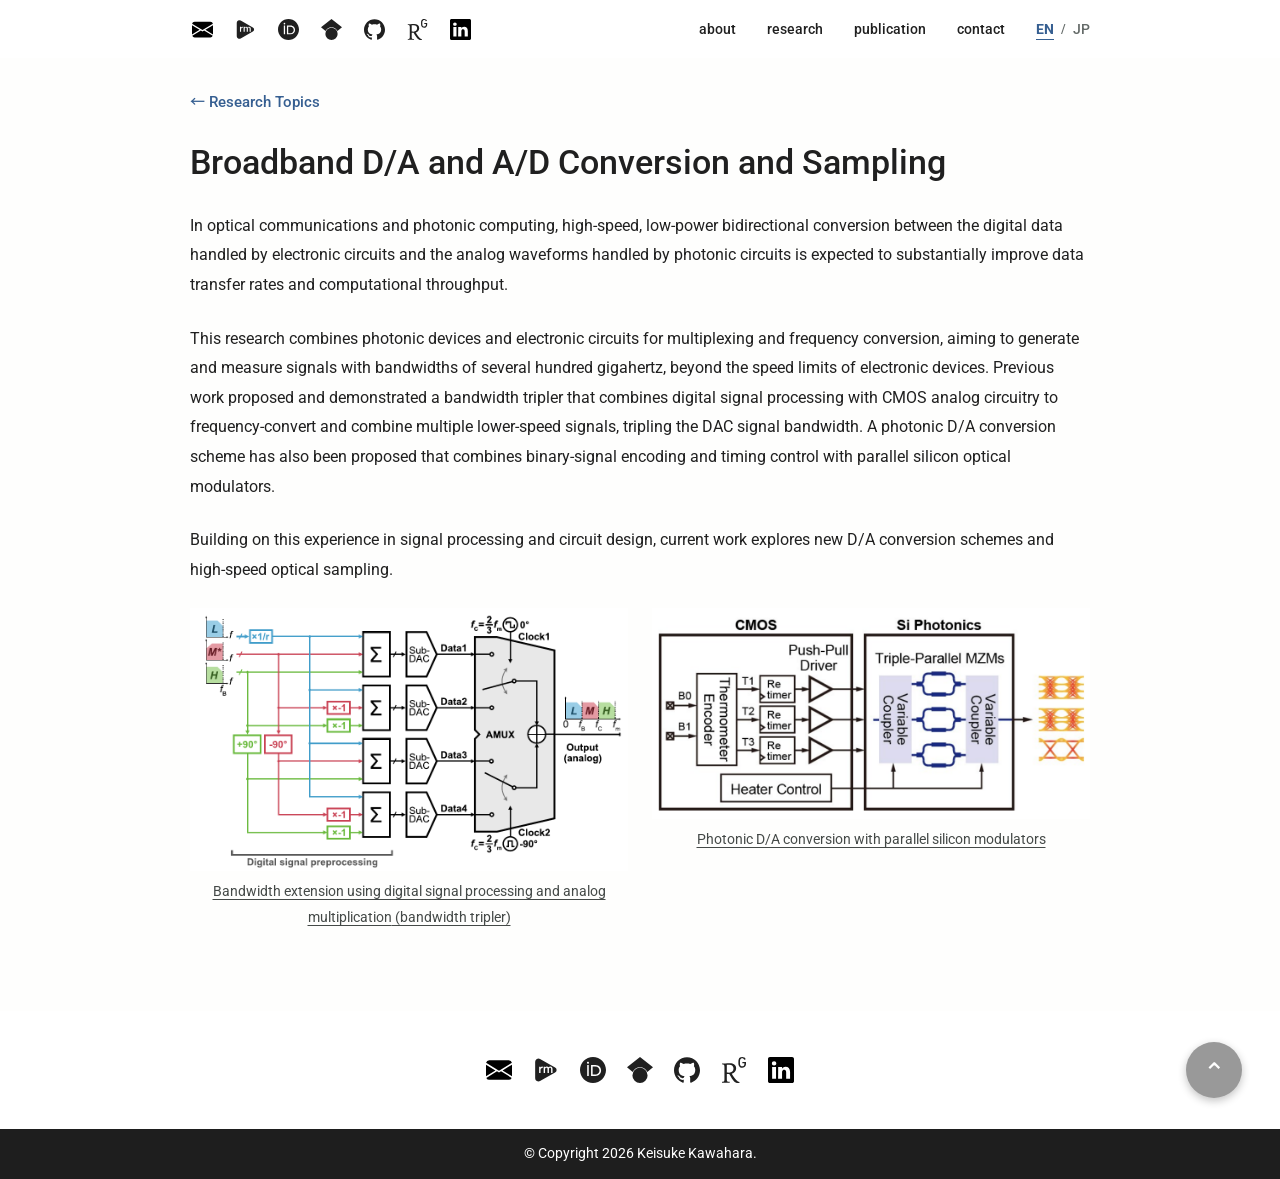
<file: topics/broadband-conversion.html>
<!doctype html>
<html lang="en">
  <head>
    <meta charset="utf-8">
    <meta name="viewport" content="width=device-width, initial-scale=1">
    <title>Broadband D/A and A/D Conversion and Sampling | Keisuke Kawahara</title>
    <meta name="description" content="In optical communications and photonic computing, high-speed, low-power bidirectional conversion between the digital data handled by electronic circuits and the analog waveforms handled by photonic circuits is expected to substantially improve data transfer rates and computational throughput.">
    <link rel="icon" href="../assets/favicon.svg">
    <meta property="og:type" content="website">
    <meta property="og:title" content="Broadband D/A and A/D Conversion and Sampling">
    <meta property="og:description" content="In optical communications and photonic computing, high-speed, low-power bidirectional conversion between the digital data handled by electronic circuits and the analog waveforms handled by photonic circuits is expected to substantially improve data transfer rates and computational throughput.">
    <meta property="og:image" content="../assets/og.png">
    <link rel="preconnect" href="https://fonts.googleapis.com">
    <link rel="preconnect" href="https://fonts.gstatic.com" crossorigin>
    <link href="https://fonts.googleapis.com/css2?family=Noto+Sans+JP:wght@300;400;500;700&amp;family=Roboto:wght@300;400;500;700&amp;display=swap" rel="stylesheet">
    <link rel="stylesheet" href="../styles.css?v=20261113e">
    <script src="../script.js?v=ac60e61" defer></script>
  </head>
  <body class="topic-page">
    <header class="site-header">
      <div class="header-inner">
        <div class="profile-links" aria-label="External profiles">
          <a href="mailto:keisuke@ieee.org" aria-label="Email" title="Email"><img src="../assets/icons/email.svg" alt=""></a>
          <a href="https://researchmap.jp/keisuke-kawahara" target="_blank" rel="noreferrer" aria-label="researchmap" title="researchmap"><img class="researchmap-icon" src="../assets/icons/researchmap.svg" alt=""></a>
          <a href="https://orcid.org/0000-0003-1542-057X" target="_blank" rel="noreferrer" aria-label="ORCID" title="ORCID"><img src="../assets/icons/orcid.svg" alt=""></a>
          <a href="https://scholar.google.com/citations?user=eH2LIUoAAAAJ&amp;hl" target="_blank" rel="noreferrer" aria-label="Google Scholar" title="Google Scholar"><img src="../assets/icons/google-scholar.svg" alt=""></a>
          <a href="https://github.com/keikawa" target="_blank" rel="noreferrer" aria-label="GitHub" title="GitHub"><img src="../assets/icons/github.svg" alt=""></a>
          <a href="https://www.researchgate.net/profile/Keisuke-Kawahara-3?ev=prf_overview" target="_blank" rel="noreferrer" aria-label="ResearchGate" title="ResearchGate"><img src="../assets/icons/researchgate.svg" alt=""></a>
          <a href="https://www.linkedin.com/in/keisuke-kawahara-2b6464369/" target="_blank" rel="noreferrer" aria-label="LinkedIn" title="LinkedIn"><img src="../assets/icons/linkedin.svg" alt=""></a>
        </div>
        <button class="menu-toggle" type="button" aria-controls="site-nav" aria-expanded="false" aria-label="Open menu"><span></span><span></span><span></span></button>
        <nav class="site-nav" id="site-nav" aria-label="Primary navigation">
          <a data-keep-language href="../index.html#about" data-en="about" data-ja="プロフィール">about</a>
          <a data-keep-language href="../index.html#topics" data-en="research" data-ja="研究テーマ">research</a>
          <a data-keep-language href="../index.html#research" data-en="publication" data-ja="研究成果">publication</a>
          <a href="#contact" data-en="contact" data-ja="連絡先">contact</a>
          <div class="language-switch" role="group" aria-label="Language">
            <a href="?lang=en" lang="en" data-language="en" aria-current="true">EN</a>
            <span aria-hidden="true">/</span>
            <a href="?lang=ja" lang="ja" data-language="ja">JP</a>
          </div>
        </nav>
      </div>
    </header>

    <main class="page-shell">
      <section class="topic-detail" id="top">
        <a class="topic-back" data-keep-language href="../index.html#topics" data-en="← Research Topics" data-ja="← 研究テーマ一覧へ">← Research Topics</a>
        <h1 data-en="Broadband D/A and A/D Conversion and Sampling" data-ja="超広帯域DA/AD変換・波形サンプリング">Broadband D/A and A/D Conversion and Sampling</h1>
        <div class="topic-article">
          <p class="topic-detail-summary" data-en="In optical communications and photonic computing, high-speed, low-power bidirectional conversion between the digital data handled by electronic circuits and the analog waveforms handled by photonic circuits is expected to substantially improve data transfer rates and computational throughput." data-ja="光通信や光コンピューティングでは、電子回路が扱うデジタルデータと光回路が扱うアナログ波形を高速かつ低消費電力に相互変換することで、データ転送速度や演算スループットが飛躍的に向上すると期待されます。">In optical communications and photonic computing, high-speed, low-power bidirectional conversion between the digital data handled by electronic circuits and the analog waveforms handled by photonic circuits is expected to substantially improve data transfer rates and computational throughput.</p>
          <p data-en="This research combines photonic devices and electronic circuits for multiplexing and frequency conversion, aiming to generate and measure signals with bandwidths of several hundred gigahertz, beyond the speed limits of electronic devices. Previous work proposed and demonstrated a bandwidth tripler that combines digital signal processing with CMOS analog circuitry to frequency-convert and combine multiple lower-speed signals, tripling the DAC signal bandwidth. A photonic D/A conversion scheme has also been proposed that combines binary-signal encoding and timing control with parallel silicon optical modulators." data-ja="本研究では、光デバイスと電子回路を組み合わせた多重化や周波数変換により、電子デバイスの速度限界を超える数百GHz級の広帯域信号を生成・計測することを目指しています。これまでに、デジタル信号処理とCMOSアナログ回路を組み合わせ、複数の低速信号を周波数変換・合成することで、DA変換器の信号帯域を3倍に拡張する帯域トリプラ技術を提案・実証しました。また、二値の電気信号の符号化・タイミング制御と、並列に配置したシリコン光変調器を組み合わせる光DA変換方式を提案しています。">This research combines photonic devices and electronic circuits for multiplexing and frequency conversion, aiming to generate and measure signals with bandwidths of several hundred gigahertz, beyond the speed limits of electronic devices. Previous work proposed and demonstrated a bandwidth tripler that combines digital signal processing with CMOS analog circuitry to frequency-convert and combine multiple lower-speed signals, tripling the DAC signal bandwidth. A photonic D/A conversion scheme has also been proposed that combines binary-signal encoding and timing control with parallel silicon optical modulators.</p>
          <p data-en="Building on this experience in signal processing and circuit design, current work explores new D/A conversion schemes and high-speed optical sampling." data-ja="現在は、これらの信号処理や回路設計の蓄積を基に、新たなDA変換方式や高速光サンプリングの研究を進めています。">Building on this experience in signal processing and circuit design, current work explores new D/A conversion schemes and high-speed optical sampling.</p>
          <div class="topic-gallery">
            <figure>
              <div class="topic-gallery-image"><a href="https://doi.org/10.1109/TMTT.2022.3190480" target="_blank" rel="noreferrer"><img src="../assets/research/bandwidth-tripler-architecture.png" width="1030" height="618" loading="lazy" alt="Bandwidth tripler architecture" data-alt-en="Bandwidth tripler architecture" data-alt-ja="帯域トリプラの構成図"></a></div>
              <figcaption><a href="https://doi.org/10.1109/TMTT.2022.3190480" target="_blank" rel="noreferrer"><span data-en="Bandwidth extension using digital signal processing and analog multiplication" data-ja="デジタル信号処理とアナログ乗算による帯域拡張">Bandwidth extension using digital signal processing and analog multiplication</span><wbr><span class="caption-term" data-en=" (bandwidth tripler)" data-ja="（帯域トリプラ技術）"> (bandwidth tripler)</span></a></figcaption>
            </figure>
            <figure>
              <div class="topic-gallery-image"><a href="https://doi.org/10.1109/SiPhotonics60897.2024.10544370" target="_blank" rel="noreferrer"><img src="../assets/research/photonic-dac-architecture.png" width="1042" height="500" loading="lazy" alt="Photonic D/A conversion with parallel silicon modulators" data-alt-en="Photonic D/A conversion with parallel silicon modulators" data-alt-ja="並列シリコン光変調器による光DA変換の構成図"></a></div>
              <figcaption><a href="https://doi.org/10.1109/SiPhotonics60897.2024.10544370" target="_blank" rel="noreferrer" data-en="Photonic D/A conversion with parallel silicon modulators" data-ja="並列シリコン光変調器による光DA変換">Photonic D/A conversion with parallel silicon modulators</a></figcaption>
            </figure>
          </div>
        </div>
      </section>
    </main>

    <footer class="site-footer" id="contact">
      <div class="footer-upper">
        <div class="footer-social" aria-label="External profiles">
          <a href="mailto:keisuke@ieee.org" aria-label="Email" title="Email"><img src="../assets/icons/email.svg" alt=""></a>
          <a href="https://researchmap.jp/keisuke-kawahara" target="_blank" rel="noreferrer" aria-label="researchmap" title="researchmap"><img class="researchmap-icon" src="../assets/icons/researchmap.svg" alt=""></a>
          <a href="https://orcid.org/0000-0003-1542-057X" target="_blank" rel="noreferrer" aria-label="ORCID" title="ORCID"><img src="../assets/icons/orcid.svg" alt=""></a>
          <a href="https://scholar.google.com/citations?user=eH2LIUoAAAAJ&amp;hl" target="_blank" rel="noreferrer" aria-label="Google Scholar" title="Google Scholar"><img src="../assets/icons/google-scholar.svg" alt=""></a>
          <a href="https://github.com/keikawa" target="_blank" rel="noreferrer" aria-label="GitHub" title="GitHub"><img src="../assets/icons/github.svg" alt=""></a>
          <a href="https://www.researchgate.net/profile/Keisuke-Kawahara-3?ev=prf_overview" target="_blank" rel="noreferrer" aria-label="ResearchGate" title="ResearchGate"><img src="../assets/icons/researchgate.svg" alt=""></a>
          <a href="https://www.linkedin.com/in/keisuke-kawahara-2b6464369/" target="_blank" rel="noreferrer" aria-label="LinkedIn" title="LinkedIn"><img src="../assets/icons/linkedin.svg" alt=""></a>
        </div>
        <a class="back-to-top" href="#top" aria-label="Back to top"><span aria-hidden="true">⌃</span></a>
      </div>
      <div class="footer-copyright">© Copyright 2026 Keisuke Kawahara.</div>
    </footer>
  </body>
</html>
</file>
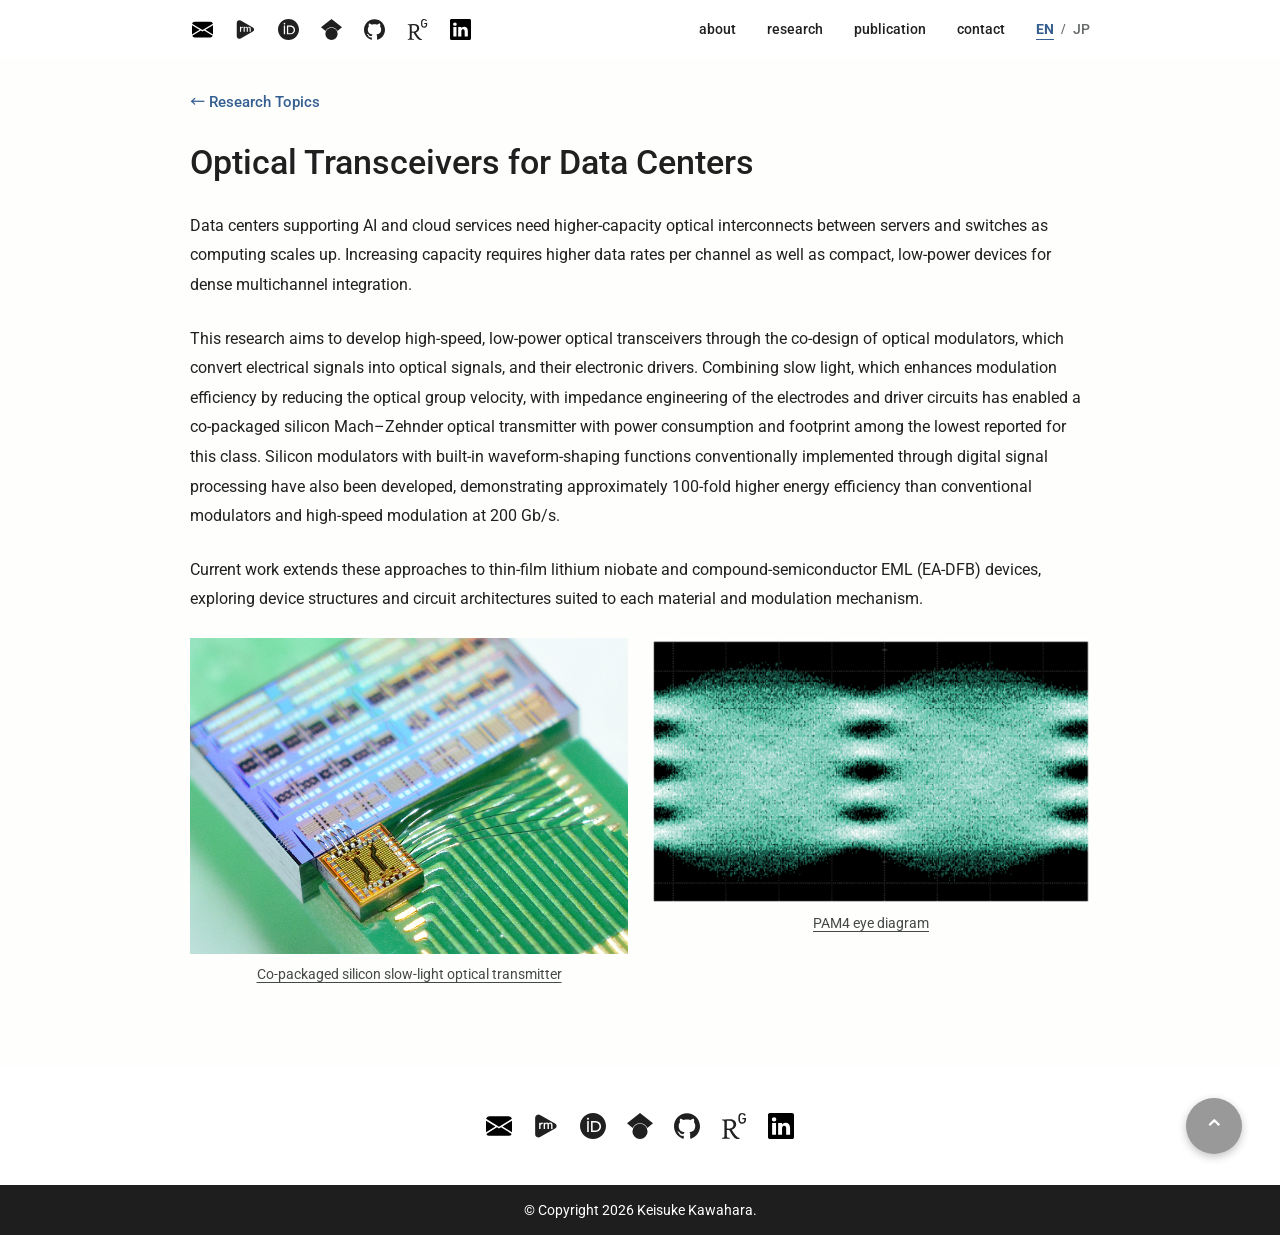
<file: topics/optical-transceivers.html>
<!doctype html>
<html lang="en">
  <head>
    <meta charset="utf-8">
    <meta name="viewport" content="width=device-width, initial-scale=1">
    <title>Optical Transceivers for Data Centers | Keisuke Kawahara</title>
    <meta name="description" content="Data centers supporting AI and cloud services need higher-capacity optical interconnects between servers and switches as computing scales up. Increasing capacity requires higher data rates per channel as well as compact, low-power devices for dense multichannel integration.">
    <link rel="icon" href="../assets/favicon.svg">
    <meta property="og:type" content="website">
    <meta property="og:title" content="Optical Transceivers for Data Centers">
    <meta property="og:description" content="Data centers supporting AI and cloud services need higher-capacity optical interconnects between servers and switches as computing scales up. Increasing capacity requires higher data rates per channel as well as compact, low-power devices for dense multichannel integration.">
    <meta property="og:image" content="../assets/og.png">
    <link rel="preconnect" href="https://fonts.googleapis.com">
    <link rel="preconnect" href="https://fonts.gstatic.com" crossorigin>
    <link href="https://fonts.googleapis.com/css2?family=Noto+Sans+JP:wght@300;400;500;700&amp;family=Roboto:wght@300;400;500;700&amp;display=swap" rel="stylesheet">
    <link rel="stylesheet" href="../styles.css?v=20261113c">
    <script src="../script.js?v=ac60e61" defer></script>
  </head>
  <body class="topic-page">
    <header class="site-header">
      <div class="header-inner">
        <div class="profile-links" aria-label="External profiles">
          <a href="mailto:keisuke@ieee.org" aria-label="Email" title="Email"><img src="../assets/icons/email.svg" alt=""></a>
          <a href="https://researchmap.jp/keisuke-kawahara" target="_blank" rel="noreferrer" aria-label="researchmap" title="researchmap"><img class="researchmap-icon" src="../assets/icons/researchmap.svg" alt=""></a>
          <a href="https://orcid.org/0000-0003-1542-057X" target="_blank" rel="noreferrer" aria-label="ORCID" title="ORCID"><img src="../assets/icons/orcid.svg" alt=""></a>
          <a href="https://scholar.google.com/citations?user=eH2LIUoAAAAJ&amp;hl" target="_blank" rel="noreferrer" aria-label="Google Scholar" title="Google Scholar"><img src="../assets/icons/google-scholar.svg" alt=""></a>
          <a href="https://github.com/keikawa" target="_blank" rel="noreferrer" aria-label="GitHub" title="GitHub"><img src="../assets/icons/github.svg" alt=""></a>
          <a href="https://www.researchgate.net/profile/Keisuke-Kawahara-3?ev=prf_overview" target="_blank" rel="noreferrer" aria-label="ResearchGate" title="ResearchGate"><img src="../assets/icons/researchgate.svg" alt=""></a>
          <a href="https://www.linkedin.com/in/keisuke-kawahara-2b6464369/" target="_blank" rel="noreferrer" aria-label="LinkedIn" title="LinkedIn"><img src="../assets/icons/linkedin.svg" alt=""></a>
        </div>
        <button class="menu-toggle" type="button" aria-controls="site-nav" aria-expanded="false" aria-label="Open menu"><span></span><span></span><span></span></button>
        <nav class="site-nav" id="site-nav" aria-label="Primary navigation">
          <a data-keep-language href="../index.html#about" data-en="about" data-ja="プロフィール">about</a>
          <a data-keep-language href="../index.html#topics" data-en="research" data-ja="研究テーマ">research</a>
          <a data-keep-language href="../index.html#research" data-en="publication" data-ja="研究成果">publication</a>
          <a href="#contact" data-en="contact" data-ja="連絡先">contact</a>
          <div class="language-switch" role="group" aria-label="Language">
            <a href="?lang=en" lang="en" data-language="en" aria-current="true">EN</a>
            <span aria-hidden="true">/</span>
            <a href="?lang=ja" lang="ja" data-language="ja">JP</a>
          </div>
        </nav>
      </div>
    </header>

    <main class="page-shell">
      <section class="topic-detail" id="top">
        <a class="topic-back" data-keep-language href="../index.html#topics" data-en="← Research Topics" data-ja="← 研究テーマ一覧へ">← Research Topics</a>
        <h1 data-en="Optical Transceivers for Data Centers" data-ja="データセンター向け大容量光トランシーバ">Optical Transceivers for Data Centers</h1>
        <div class="topic-article">
          <p class="topic-detail-summary" data-en="Data centers supporting AI and cloud services need higher-capacity optical interconnects between servers and switches as computing scales up. Increasing capacity requires higher data rates per channel as well as compact, low-power devices for dense multichannel integration." data-ja="AIやクラウドサービスを支えるデータセンターでは、計算処理の大規模化に伴い、サーバーやスイッチ間を結ぶ光接続の大容量化が求められています。通信容量を増やすには、1チャネルあたりの高速化に加え、多数のチャネルを集積するための小型化と低消費電力化が極めて重要です。">Data centers supporting AI and cloud services need higher-capacity optical interconnects between servers and switches as computing scales up. Increasing capacity requires higher data rates per channel as well as compact, low-power devices for dense multichannel integration.</p>
          <p data-en="This research aims to develop high-speed, low-power optical transceivers through the co-design of optical modulators, which convert electrical signals into optical signals, and their electronic drivers. Combining slow light, which enhances modulation efficiency by reducing the optical group velocity, with impedance engineering of the electrodes and driver circuits has enabled a co-packaged silicon Mach–Zehnder optical transmitter with power consumption and footprint among the lowest reported for this class. Silicon modulators with built-in waveform-shaping functions conventionally implemented through digital signal processing have also been developed, demonstrating approximately 100-fold higher energy efficiency than conventional modulators and high-speed modulation at 200 Gb/s." data-ja="本研究では、電気信号を光信号に変換する光変調器と、その駆動電子回路を協調設計することで、高速かつ低消費電力な光トランシーバを実現することを目指しています。これまでに、光の群速度を低下させて変調効率を高めるスローライト効果と、電極・駆動回路のインピーダンス設計を組み合わせることで、消費電力・面積ともに世界最小クラスのシリコンMZ型コパッケージ光送信機を実証しました。また、従来はデジタル信号処理が用いられてきた波形整形処理を内蔵したシリコン光変調器を開発し、従来型変調器に対して約100倍のエネルギー効率と、200 Gb/sの高速変調動作を実証しています。">This research aims to develop high-speed, low-power optical transceivers through the co-design of optical modulators, which convert electrical signals into optical signals, and their electronic drivers. Combining slow light, which enhances modulation efficiency by reducing the optical group velocity, with impedance engineering of the electrodes and driver circuits has enabled a co-packaged silicon Mach–Zehnder optical transmitter with power consumption and footprint among the lowest reported for this class. Silicon modulators with built-in waveform-shaping functions conventionally implemented through digital signal processing have also been developed, demonstrating approximately 100-fold higher energy efficiency than conventional modulators and high-speed modulation at 200 Gb/s.</p>
          <p data-en="Current work extends these approaches to thin-film lithium niobate and compound-semiconductor EML (EA-DFB) devices, exploring device structures and circuit architectures suited to each material and modulation mechanism." data-ja="現在は、これらの研究を薄膜LNや化合物半導体EML（EA-DFB）などにも展開し、それぞれの材料や変調方式に適したデバイス構造と回路構成を研究しています。">Current work extends these approaches to thin-film lithium niobate and compound-semiconductor EML (EA-DFB) devices, exploring device structures and circuit architectures suited to each material and modulation mechanism.</p>
          <div class="topic-gallery">
            <figure>
              <div class="topic-gallery-image"><img src="../assets/research/optical-transmitter-photo.jpg" width="1482" height="1068" loading="lazy" alt="Co-packaged silicon slow-light optical transmitter" data-alt-en="Co-packaged silicon slow-light optical transmitter" data-alt-ja="コパッケージスローライトSi光送信機"></div>
              <figcaption><a href="https://doi.org/10.1109/JSTQE.2025.3640645" target="_blank" rel="noreferrer" data-en="Co-packaged silicon slow-light optical transmitter" data-ja="コパッケージスローライトSi光送信機">Co-packaged silicon slow-light optical transmitter</a></figcaption>
            </figure>
            <figure>
              <div class="topic-gallery-image"><img src="../assets/research/pam4-eye.png" width="1038" height="628" loading="lazy" alt="PAM4 eye diagram" data-alt-en="PAM4 eye diagram" data-alt-ja="PAM4アイパターン"></div>
              <figcaption><a href="https://doi.org/10.1038/s41467-026-78128-1" target="_blank" rel="noreferrer" data-en="PAM4 eye diagram" data-ja="PAM4アイパターン">PAM4 eye diagram</a></figcaption>
            </figure>
          </div>
        </div>
      </section>
    </main>

    <footer class="site-footer" id="contact">
      <div class="footer-upper">
        <div class="footer-social" aria-label="External profiles">
          <a href="mailto:keisuke@ieee.org" aria-label="Email" title="Email"><img src="../assets/icons/email.svg" alt=""></a>
          <a href="https://researchmap.jp/keisuke-kawahara" target="_blank" rel="noreferrer" aria-label="researchmap" title="researchmap"><img class="researchmap-icon" src="../assets/icons/researchmap.svg" alt=""></a>
          <a href="https://orcid.org/0000-0003-1542-057X" target="_blank" rel="noreferrer" aria-label="ORCID" title="ORCID"><img src="../assets/icons/orcid.svg" alt=""></a>
          <a href="https://scholar.google.com/citations?user=eH2LIUoAAAAJ&amp;hl" target="_blank" rel="noreferrer" aria-label="Google Scholar" title="Google Scholar"><img src="../assets/icons/google-scholar.svg" alt=""></a>
          <a href="https://github.com/keikawa" target="_blank" rel="noreferrer" aria-label="GitHub" title="GitHub"><img src="../assets/icons/github.svg" alt=""></a>
          <a href="https://www.researchgate.net/profile/Keisuke-Kawahara-3?ev=prf_overview" target="_blank" rel="noreferrer" aria-label="ResearchGate" title="ResearchGate"><img src="../assets/icons/researchgate.svg" alt=""></a>
          <a href="https://www.linkedin.com/in/keisuke-kawahara-2b6464369/" target="_blank" rel="noreferrer" aria-label="LinkedIn" title="LinkedIn"><img src="../assets/icons/linkedin.svg" alt=""></a>
        </div>
        <a class="back-to-top" href="#top" aria-label="Back to top"><span aria-hidden="true">⌃</span></a>
      </div>
      <div class="footer-copyright">© Copyright 2026 Keisuke Kawahara.</div>
    </footer>
  </body>
</html>
</file>
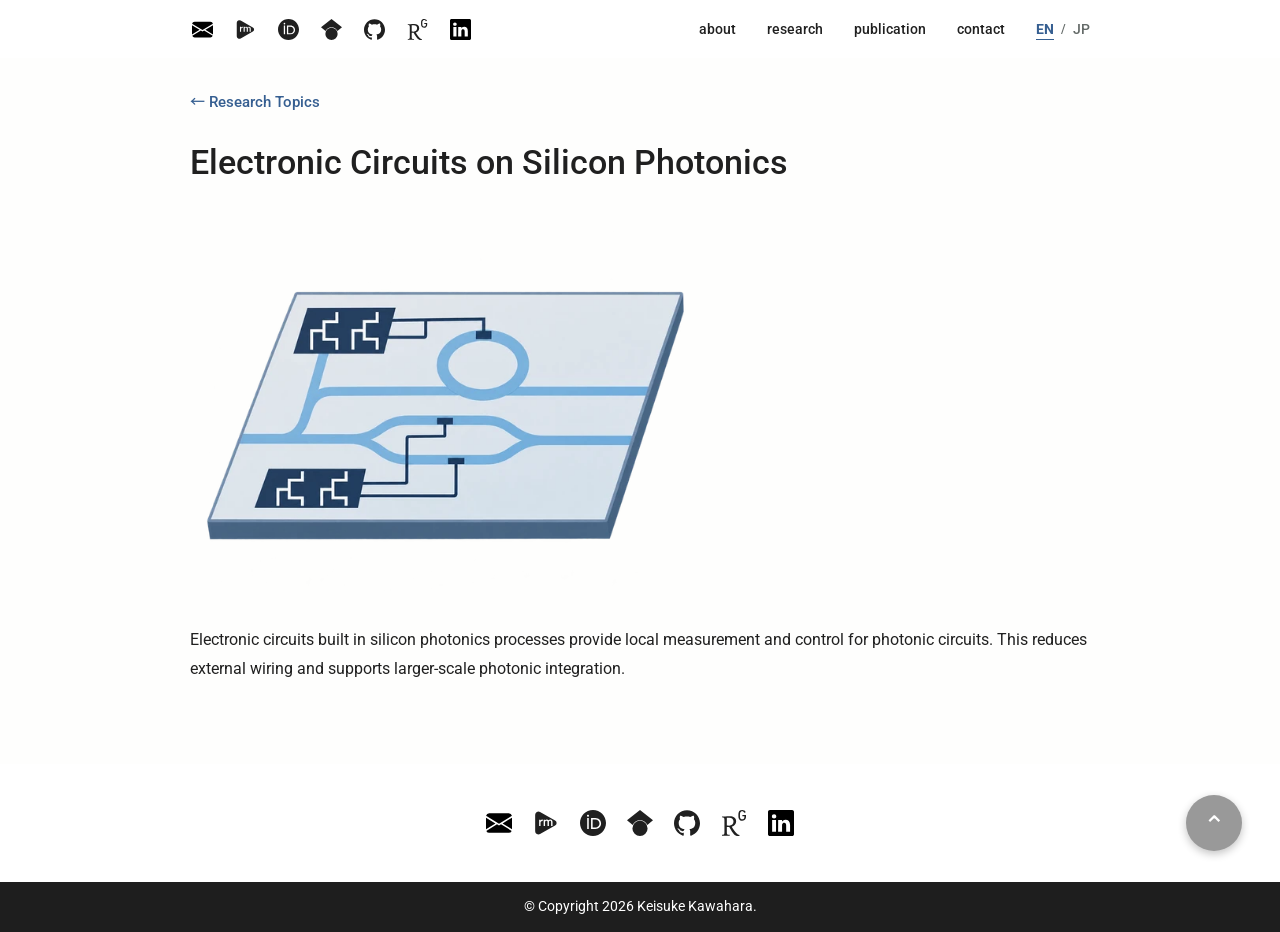
<file: topics/silicon-photonics-electronics.html>
<!doctype html>
<html lang="en">
  <head>
    <meta charset="utf-8">
    <meta name="viewport" content="width=device-width, initial-scale=1">
    <title>Electronic Circuits on Silicon Photonics | Keisuke Kawahara</title>
    <meta name="description" content="Electronic circuits built in silicon photonics processes provide local measurement and control for photonic circuits. This reduces external wiring and supports larger-scale photonic integration.">
    <link rel="icon" href="../assets/favicon.svg">
    <meta property="og:type" content="website">
    <meta property="og:title" content="Electronic Circuits on Silicon Photonics">
    <meta property="og:description" content="Electronic circuits built in silicon photonics processes provide local measurement and control for photonic circuits. This reduces external wiring and supports larger-scale photonic integration.">
    <meta property="og:image" content="../assets/og.png">
    <link rel="preconnect" href="https://fonts.googleapis.com">
    <link rel="preconnect" href="https://fonts.gstatic.com" crossorigin>
    <link href="https://fonts.googleapis.com/css2?family=Noto+Sans+JP:wght@300;400;500;700&amp;family=Roboto:wght@300;400;500;700&amp;display=swap" rel="stylesheet">
    <link rel="stylesheet" href="../styles.css?v=20261113c">
    <script src="../script.js?v=ac60e61" defer></script>
  </head>
  <body class="topic-page">
    <header class="site-header">
      <div class="header-inner">
        <div class="profile-links" aria-label="External profiles">
          <a href="mailto:keisuke@ieee.org" aria-label="Email" title="Email"><img src="../assets/icons/email.svg" alt=""></a>
          <a href="https://researchmap.jp/keisuke-kawahara" target="_blank" rel="noreferrer" aria-label="researchmap" title="researchmap"><img class="researchmap-icon" src="../assets/icons/researchmap.svg" alt=""></a>
          <a href="https://orcid.org/0000-0003-1542-057X" target="_blank" rel="noreferrer" aria-label="ORCID" title="ORCID"><img src="../assets/icons/orcid.svg" alt=""></a>
          <a href="https://scholar.google.com/citations?user=eH2LIUoAAAAJ&amp;hl" target="_blank" rel="noreferrer" aria-label="Google Scholar" title="Google Scholar"><img src="../assets/icons/google-scholar.svg" alt=""></a>
          <a href="https://github.com/keikawa" target="_blank" rel="noreferrer" aria-label="GitHub" title="GitHub"><img src="../assets/icons/github.svg" alt=""></a>
          <a href="https://www.researchgate.net/profile/Keisuke-Kawahara-3?ev=prf_overview" target="_blank" rel="noreferrer" aria-label="ResearchGate" title="ResearchGate"><img src="../assets/icons/researchgate.svg" alt=""></a>
          <a href="https://www.linkedin.com/in/keisuke-kawahara-2b6464369/" target="_blank" rel="noreferrer" aria-label="LinkedIn" title="LinkedIn"><img src="../assets/icons/linkedin.svg" alt=""></a>
        </div>
        <button class="menu-toggle" type="button" aria-controls="site-nav" aria-expanded="false" aria-label="Open menu"><span></span><span></span><span></span></button>
        <nav class="site-nav" id="site-nav" aria-label="Primary navigation">
          <a data-keep-language href="../index.html#about" data-en="about" data-ja="プロフィール">about</a>
          <a data-keep-language href="../index.html#topics" data-en="research" data-ja="研究テーマ">research</a>
          <a data-keep-language href="../index.html#research" data-en="publication" data-ja="研究成果">publication</a>
          <a href="#contact" data-en="contact" data-ja="連絡先">contact</a>
          <div class="language-switch" role="group" aria-label="Language">
            <a href="?lang=en" lang="en" data-language="en" aria-current="true">EN</a>
            <span aria-hidden="true">/</span>
            <a href="?lang=ja" lang="ja" data-language="ja">JP</a>
          </div>
        </nav>
      </div>
    </header>

    <main class="page-shell">
      <section class="topic-detail" id="top">
        <a class="topic-back" data-keep-language href="../index.html#topics" data-en="← Research Topics" data-ja="← 研究テーマ一覧へ">← Research Topics</a>
        <h1 data-en="Electronic Circuits on Silicon Photonics" data-ja="シリコンフォトニクス上の電子回路">Electronic Circuits on Silicon Photonics</h1>
        <img class="topic-detail-image" src="../assets/topics/silicon-photonics-electronics.webp" alt="Electronic Circuits on Silicon Photonics" width="660" height="495">
        <p class="topic-detail-summary" data-en="Electronic circuits built in silicon photonics processes provide local measurement and control for photonic circuits. This reduces external wiring and supports larger-scale photonic integration." data-ja="シリコンフォトニクスの製造プロセスで電子回路を実現し、光回路の近傍での計測・制御を可能にすることで、外部との配線を減らし、光集積回路の大規模化につなげます。">Electronic circuits built in silicon photonics processes provide local measurement and control for photonic circuits. This reduces external wiring and supports larger-scale photonic integration.</p>
        <!-- Add the detailed content for this topic here when it is ready. -->
      </section>
    </main>

    <footer class="site-footer" id="contact">
      <div class="footer-upper">
        <div class="footer-social" aria-label="External profiles">
          <a href="mailto:keisuke@ieee.org" aria-label="Email" title="Email"><img src="../assets/icons/email.svg" alt=""></a>
          <a href="https://researchmap.jp/keisuke-kawahara" target="_blank" rel="noreferrer" aria-label="researchmap" title="researchmap"><img class="researchmap-icon" src="../assets/icons/researchmap.svg" alt=""></a>
          <a href="https://orcid.org/0000-0003-1542-057X" target="_blank" rel="noreferrer" aria-label="ORCID" title="ORCID"><img src="../assets/icons/orcid.svg" alt=""></a>
          <a href="https://scholar.google.com/citations?user=eH2LIUoAAAAJ&amp;hl" target="_blank" rel="noreferrer" aria-label="Google Scholar" title="Google Scholar"><img src="../assets/icons/google-scholar.svg" alt=""></a>
          <a href="https://github.com/keikawa" target="_blank" rel="noreferrer" aria-label="GitHub" title="GitHub"><img src="../assets/icons/github.svg" alt=""></a>
          <a href="https://www.researchgate.net/profile/Keisuke-Kawahara-3?ev=prf_overview" target="_blank" rel="noreferrer" aria-label="ResearchGate" title="ResearchGate"><img src="../assets/icons/researchgate.svg" alt=""></a>
          <a href="https://www.linkedin.com/in/keisuke-kawahara-2b6464369/" target="_blank" rel="noreferrer" aria-label="LinkedIn" title="LinkedIn"><img src="../assets/icons/linkedin.svg" alt=""></a>
        </div>
        <a class="back-to-top" href="#top" aria-label="Back to top"><span aria-hidden="true">⌃</span></a>
      </div>
      <div class="footer-copyright">© Copyright 2026 Keisuke Kawahara.</div>
    </footer>
  </body>
</html>
</file>
<file: styles.css>
:root {
  --paper: #fefefd;
  --ink: #202020;
  --muted: #444947;
  --quiet: #646a68;
  --accent: #365f91;
  --page-width: 900px;
}

* { box-sizing: border-box; }
html { scroll-behavior: smooth; }
main > section[id], footer[id] { scroll-margin-top: calc(var(--header-height, 110px) + 12px); }
body {
  position: relative;
  isolation: isolate;
  margin: 0;
  color: var(--ink);
  background: var(--paper);
  font-family: Roboto, "Noto Sans JP", "Yu Gothic", YuGothic, Meiryo, sans-serif;
  font-size: 16px;
  font-weight: 500;
  line-height: 1.5;
  -webkit-font-smoothing: antialiased;
  text-rendering: optimizeLegibility;
}
/* Plain near-white background; retain the contour assets for future reuse. */
body::before {
  content: none;
  position: absolute;
  inset: 0 0 auto;
  height: max(1300px, 90.277778vw);
  z-index: -1;
  pointer-events: none;
  background: url("assets/background-contours.svg") center top / max(1440px, 100%) auto no-repeat;
}
a { color: var(--accent); text-decoration: none; }
a:hover { opacity: 0.72; }
a:focus-visible, button:focus-visible { outline: 2px solid var(--accent); outline-offset: 4px; }
button, a { -webkit-tap-highlight-color: transparent; }
.header-inner, .page-shell, .footer-inner { width: min(var(--page-width), calc(100% - 48px)); margin-inline: auto; }
.site-header { position: sticky; top: 0; z-index: 10; background: rgba(255,255,255,.94); backdrop-filter: blur(8px); }
.header-inner { min-height: 58px; display: flex; flex-wrap: wrap; align-items: center; justify-content: space-between; gap: 8px 28px; }
.profile-links, .site-nav { display: flex; align-items: center; }
.profile-links { gap: 19px; }
.profile-links a { display: inline-grid; width: 24px; height: 30px; place-items: center; color: #171717; }
.profile-links img { display: block; width: 21px; height: 21px; object-fit: contain; }
.menu-toggle { display: none; width: 40px; height: 40px; padding: 10px 8px; border: 0; background: transparent; color: var(--ink); cursor: pointer; }
.menu-toggle span { display: block; width: 24px; height: 2px; background: currentColor; border-radius: 1px; }
.menu-open .menu-toggle span:nth-child(1) { transform: translateY(7px) rotate(45deg); }
.menu-open .menu-toggle span:nth-child(2) { opacity: 0; }
.menu-open .menu-toggle span:nth-child(3) { transform: translateY(-7px) rotate(-45deg); }
.profile-links a:hover { color: var(--accent); opacity: 1; }
.site-nav { flex-wrap: wrap; gap: 8px 31px; }
.site-nav a { color: var(--ink); font-size: 14px; font-weight: 500; }
.site-nav a:hover { color: var(--accent); opacity: 1; }
.language-switch { display: flex; align-items: center; gap: 7px; white-space: nowrap; }
.language-switch > span { color: var(--quiet); font-size: 12px; }
.language-switch a { color: var(--quiet); padding-block: 6px; }
.language-switch a[aria-current="true"] { color: var(--accent); font-weight: 700; text-decoration: underline; text-underline-offset: 5px; }
.about { display: grid; grid-template-columns: minmax(0, 1fr) 112px; column-gap: 28px; padding: 44px 0 25px; }
.profile-avatar { grid-column: 2; grid-row: 1 / 3; align-self: center; display: block; width: 112px; height: 112px; padding: 5px; border: 1px solid #d7dfe8; border-radius: 50%; background: #fff; object-fit: contain; box-shadow: 0 2px 7px rgba(36,61,93,.08); }
.about h1, .about .affiliation { grid-column: 1; }
.about h1 { margin: 0 0 12px; font-size: clamp(32px, 4.2vw, 40px); font-weight: 300; line-height: 1.2; letter-spacing: .025em; word-spacing: .04em; }
.about h1 strong { font-weight: 700; }
.about h1 span { margin-left: 8px; font-size: .62em; font-weight: 300; letter-spacing: .08em; white-space: nowrap; }
.affiliation p, .bio p { margin: 0; }
.affiliation { font-size: 16px; line-height: 1.45; }
.affiliation p:first-child { margin-bottom: 3px; }
.affiliation p[lang="ja"] { color: var(--muted); font-size: 15px; }
.cv-link { display: inline-flex; align-items: center; gap: 5px; margin-top: 8px; padding-block: 2px; font-size: 15px; font-weight: 400; line-height: 1.5; }
.cv-link svg { flex: 0 0 18px; width: 18px; height: 18px; }
.cv-link:hover > span { text-decoration: underline; text-underline-offset: 3px; }
.bio { max-width: 850px; margin-top: 22px; }
.bio p { font-size: 16px; line-height: 1.55; }
.bio p[lang="ja"] { margin-top: 3px; color: var(--muted); font-size: 15px; }
.primary-link { display: inline-block; margin-top: 17px; font-size: 15px; text-decoration: underline; text-underline-offset: 3px; }
.section { padding: 20px 0 48px; }
.section h2 { margin: 0 0 25px; font-size: clamp(27px, 3.4vw, 32px); font-weight: 500; line-height: 1.2; letter-spacing: -0.01em; }
.section h2 span { margin-left: 9px; color: var(--muted); font-size: 0.56em; font-weight: 400; letter-spacing: 0; white-space: nowrap; }
.topic-list { display: grid; grid-template-columns: minmax(0, 1fr); gap: 24px; }
.topics-intro { margin: -3px 0 28px; color: var(--ink); font-size: 16px; font-weight: 400; line-height: 1.8; }
.topics-intro strong { color: var(--accent); font-size: 20px; font-weight: 700; }
.topic-card { display: grid; grid-template-columns: 220px minmax(0, 1fr); align-items: center; overflow: hidden; border-radius: 3px; background: #fff; box-shadow: 0 2px 9px rgba(0,0,0,.15); cursor: pointer; transition: background-color .18s ease, box-shadow .18s ease; }
.topic-more { display: flex; justify-content: flex-end; align-items: center; gap: 8px; margin-top: 16px; color: var(--accent); font-size: 14px; font-weight: 500; }
.topic-more > span { transition: transform .18s ease; }
@media (hover: hover) {
  .topic-card:hover { background: #f6f8fb; box-shadow: 0 4px 14px rgba(36,61,93,.2); }
  .topic-card:hover .topic-more { text-decoration: underline; text-underline-offset: 3px; }
  .topic-card:hover .topic-more > span { transform: translateX(3px); }
}
.topic-visual { display: grid; aspect-ratio: 4 / 3; padding: 10px; place-items: center; }
.topic-visual img { display: block; width: 100%; height: 100%; object-fit: contain; }
.topic-content { padding: 17px 20px 12px; }
.topic-content h3, .topic-content p { margin: 0; }
.topic-content h3 { font-size: 23px; font-weight: 500; line-height: 1.3; }
.topic-content p { margin-top: 4px; font-size: 15px; font-weight: 500; }
.topic-content small { display: block; margin-top: 13px; color: var(--muted); font-size: 15px; font-weight: 400; line-height: 1.55; }
.topic-content small span { display: block; margin-top: 3px; }
.topic-card, .topic-card:hover { color: var(--ink); opacity: 1; }
.topic-detail { padding: 32px 0 56px; }
.topic-page { min-height: 100vh; display: flex; flex-direction: column; }
.topic-page > main { flex: 1; }
.topic-page::before { max-height: 100%; }
.topic-back { display: inline-block; margin-bottom: 24px; font-size: 15px; }
.topic-detail h1 { margin: 0; font-size: clamp(25px, 3.2vw, 34px); font-weight: 500; line-height: 1.45; }
.topic-detail-image { display: block; width: min(520px, 100%); height: auto; margin: 24px 0; }
.topic-detail h1 + .topic-article { margin-top: 24px; }
.topic-detail-summary { margin: 0; font-size: 16px; font-weight: 400; line-height: 1.85; }
.topic-article { font-size: 16px; font-weight: 400; line-height: 1.85; }
.topic-article > * { margin: 0; }
.topic-article > * + * { margin-top: 24px; }
.topic-gallery { display: grid; grid-template-columns: repeat(2, minmax(0, 1fr)); gap: 24px; align-items: start; }
.topic-gallery figure { min-width: 0; margin: 0; }
.topic-gallery-image img { display: block; width: 100%; height: auto; }
.topic-gallery figcaption { margin-top: 8px; font-size: 14px; text-align: center; }
.topic-gallery figcaption a { color: var(--muted); text-decoration: underline; text-underline-offset: 3px; }
.caption-term { white-space: nowrap; }
@media (max-width: 600px) {
  .topic-gallery { grid-template-columns: 1fr; gap: 24px; }
}
.research-list { display: grid; gap: 34px; }
.selected-research { padding-top: 20px; }
.publications-intro { margin: 0 0 28px; font-size: 16px; font-weight: 400; line-height: 1.8; }
.research-item { display: grid; grid-template-columns: 180px minmax(0, 1fr); gap: 28px; padding: 0; align-items: center; }
.research-image {
  display: grid;
  width: 180px;
  height: 126px;
  aspect-ratio: 10 / 7;
  padding: 8px;
  overflow: hidden;
  place-items: center;
  background: #f3f4f3;
}
.research-image img { display: block; width: 100%; height: 100%; object-fit: contain; }
.research-body h3 { margin: -3px 0 5px; font-size: 17px; font-weight: 500; line-height: 1.4; }
.research-authors { margin: 0 0 3px; color: var(--muted); font-size: 14px; font-weight: 400; line-height: 1.55; }
.research-authors strong { font-weight: 700; text-decoration: underline; text-underline-offset: 2px; }
.research-citation { margin: 0; color: var(--muted); font-size: 14px; font-weight: 400; line-height: 1.55; }
.journal-link { font-weight: 500; text-decoration: none; text-underline-offset: 2px; }
.pdf-button { display: inline-block; margin-left: 5px; padding: 1px 7px; border: 1px solid currentColor; border-radius: 2px; font-size: 12px; font-weight: 500; line-height: 1.45; letter-spacing: .05em; vertical-align: 1px; }
.conference-links { margin: 6px 0 0; color: var(--muted); font-size: 13.5px; font-weight: 400; line-height: 1.55; }
.conference-label { margin-right: 4px; color: var(--quiet); font-size: 11.5px; font-weight: 700; letter-spacing: .055em; text-transform: uppercase; }
.conference-links a { text-decoration: none; text-underline-offset: 2px; }
.presentation-entry { display: inline-block; font-weight: 500; }
.presentation-resources { display: inline-flex; gap: 6px; margin-left: 8px; }
.conference-links .pdf-button { margin-left: 0; text-decoration: none; letter-spacing: 0; }
.research-awards, .research-press { margin: 7px 0 0; color: var(--quiet); font-size: 13px; font-weight: 400; line-height: 1.65; }
.award-link, .press-link { display: inline; margin: 0; padding: 0; border: 0; border-bottom: 1px dotted color-mix(in srgb, currentColor 42%, transparent); color: inherit; background: transparent; font: inherit; cursor: pointer; }
.award-link:hover, .press-link:hover { color: var(--accent); border-bottom-color: currentColor; }
.award-icon, .press-icon { display: inline-block; width: 14px; height: 14px; margin-right: 2px; vertical-align: -3px; fill: currentColor; }
.research-awards, .research-press { word-spacing: 6px; }
.award-link, .press-link { word-spacing: normal; }
.press-link { white-space: nowrap; }
.all-research { margin: 38px 0 0; color: var(--muted); font-size: 15px; }
.all-research a { text-decoration: none; text-underline-offset: 2px; }
.journal-link:is(:hover, :focus-visible),
.presentation-entry a:is(:hover, :focus-visible),
.all-research a:is(:hover, :focus-visible) { text-decoration: underline; }
.site-footer { margin-top: 24px; }
.footer-upper { position: relative; min-height: 118px; display: grid; place-items: center; background: #fff; }
.footer-social { display: flex; align-items: center; gap: 17px; }
.footer-social a { display: grid; width: 30px; height: 36px; place-items: center; }
.footer-social img { display: block; width: 26px; height: 26px; object-fit: contain; }
.back-to-top { position: absolute; right: 38px; top: 50%; display: grid; width: 56px; height: 56px; translate: 0 -50%; place-items: center; border-radius: 50%; color: #fff; background: #999; box-shadow: 0 3px 9px rgba(0,0,0,.24); }
.back-to-top span { margin-top: 8px; font-size: 27px; font-weight: 500; line-height: 1; }
.back-to-top:hover { color: #fff; background: #7e7e7e; opacity: 1; }
.footer-copyright { min-height: 50px; display: grid; place-items: center; padding: 12px 24px; color: #fff; background: #1e1e1e; font-size: 14px; font-weight: 400; text-align: center; }
.award-dialog { width: fit-content; max-width: min(980px, 94vw); max-height: 92vh; padding: 0; border: 0; background: #fff; box-shadow: 0 24px 70px rgba(0,0,0,.3); }
.award-dialog::backdrop { background: rgba(20,23,22,.7); }
.award-dialog form { display: flex; justify-content: flex-end; }
.dialog-close { padding: 9px 13px; border: 0; background: #fff; color: var(--ink); font: inherit; font-size: 14px; cursor: pointer; }
.award-dialog img { display: block; max-width: 100%; max-height: calc(92vh - 85px); object-fit: contain; }
.award-dialog img[hidden], .dialog-status[hidden] { display: none; }
.dialog-status { margin: 0; padding: 40px 24px; min-width: min(320px, 85vw); color: var(--muted); font-size: 14px; text-align: center; }
.dialog-caption { display: flex; flex-wrap: wrap; gap: 4px 13px; margin: 0; padding: 11px 15px 13px; border-top: 1px solid var(--line); font-size: 13px; }
.dialog-caption span { color: var(--muted); }

@media (min-width: 1441px) {
  body::before { background-image: url("assets/background-contours-wide.svg"); opacity: .85; }
}

@media (max-width: 720px) {
  body::before { background-size: 1000px auto; background-position: right top; mask-image: linear-gradient(to right, transparent 15%, #000 100%); }
  .header-inner, .page-shell, .footer-inner { width: min(var(--page-width), calc(100% - 32px)); }
  .header-inner { padding: 14px 0 13px; align-items: flex-start; flex-direction: column; gap: 10px; }
  .profile-links, .site-nav { flex-wrap: wrap; gap: 6px 15px; }
  .menu-ready .header-inner { flex-direction: row; align-items: center; gap: 12px; padding: 8px 0; }
  .menu-ready .profile-links { flex-wrap: nowrap; gap: 12px; }
  .menu-ready .profile-links a { width: 22px; height: 40px; }
  .menu-ready .menu-toggle { display: flex; flex-direction: column; justify-content: center; gap: 5px; flex: 0 0 40px; }
  .menu-ready .site-nav { display: none; position: absolute; top: 100%; left: 0; right: 0; padding: 12px 24px 20px; background: #fff; box-shadow: 0 8px 14px rgba(20,35,50,.08); max-height: calc(100dvh - var(--header-height, 58px)); overflow-y: auto; }
  .menu-ready.menu-open .site-nav { display: flex; flex-direction: column; align-items: stretch; gap: 0; }
  .menu-ready .site-nav > a { padding: 12px 0; }
  .menu-ready .language-switch { padding-top: 10px; gap: 12px; }
  .site-nav a { font-size: 14px; }
  .about { padding: 40px 0 36px; }
  .about h1 span { display: block; margin: 5px 0 0; font-size: .72em; }
  .affiliation, .bio p { font-size: 16px; }
  .affiliation p[lang="ja"], .bio p[lang="ja"] { font-size: 15px; }
  .section { padding: 29px 0 40px; }
  .topic-list { gap: 18px; }
  .topic-card { grid-template-columns: 170px minmax(0, 1fr); }
  .research-item { grid-template-columns: 150px minmax(0, 1fr); gap: 20px; }
  .research-image { width: 150px; height: 105px; }
  .research-body h3 { font-size: 16px; }
  .research-citation { font-size: 14px; }
}

@media (max-width: 520px) {
  .about { grid-template-columns: minmax(0, 1fr); }
  .profile-avatar { grid-column: 1; grid-row: auto; width: 80px; height: 80px; margin-bottom: 16px; }
  .topic-card { grid-template-columns: minmax(0, 1fr); }
  .topic-visual { width: 180px; height: 120px; aspect-ratio: auto; padding: 0; margin: 8px auto 0; }
  .topic-content { padding-top: 8px; }
  .research-item { grid-template-columns: 1fr; gap: 18px; }
  .research-image { width: min(280px, 100%); height: auto; aspect-ratio: 10 / 7; }
  .research-title-line { align-items: flex-start; }
  .footer-upper { min-height: 104px; padding: 0 72px 0 12px; }
  .footer-social { gap: 8px; flex-wrap: wrap; justify-content: center; }
  .footer-social a { width: 26px; }
  .footer-social img { width: 23px; height: 23px; }
  .back-to-top { right: 16px; width: 46px; height: 46px; }
}

@media (prefers-reduced-motion: reduce) {
  html { scroll-behavior: auto; }
  .topic-card, .topic-more > span { transition: none; }
}

@media print { body::before { display: none; } }
</file>
